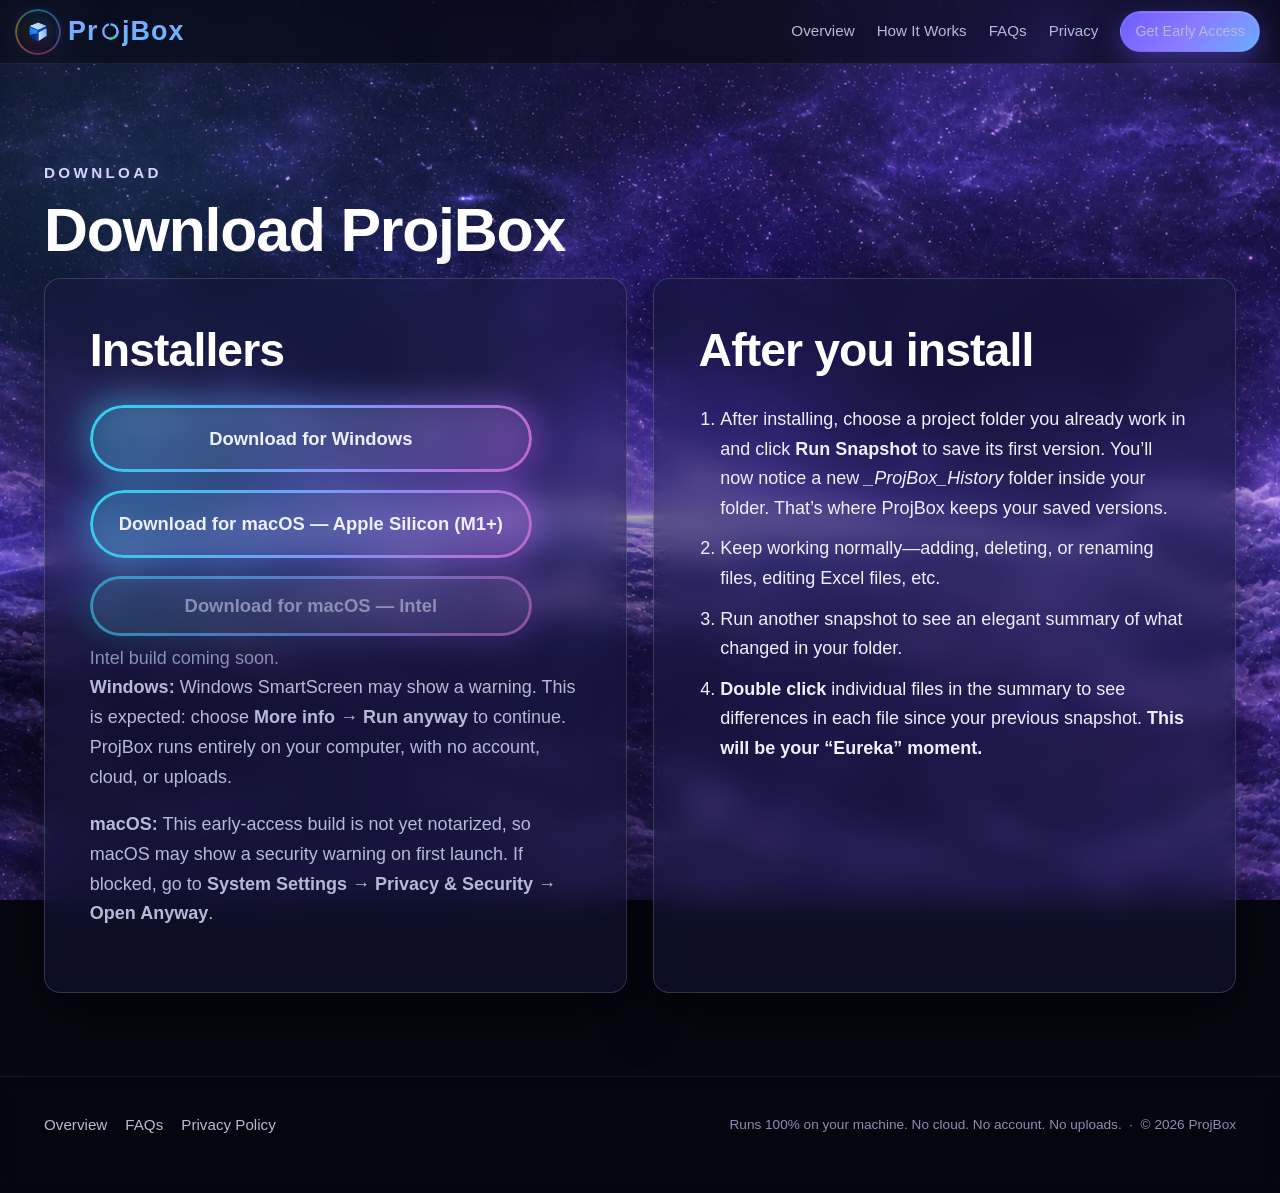
<file: download.html>
<!DOCTYPE html>
<html lang="en">
<head>
  <meta charset="UTF-8" />
  <!-- ProjBox Download page — Windows pilot v0.1.0 available via public
       GitHub Releases (megatherium1/projbox-downloads). macOS pending. -->
  <meta name="viewport" content="width=device-width, initial-scale=1" />
  <!-- noindex: discourage search engines from indexing this page until
       real builds are publicly available. This is not security. -->
  <meta name="robots" content="noindex, nofollow" />
  <title>Download — ProjBox</title>
  <meta name="description" content="Download the ProjBox Windows pilot build. macOS installer coming soon for approved early-access users." />
  <meta name="theme-color" content="#0c0e22" />

  <link rel="icon" type="image/png" href="assets/branding/favicon.png" />
  <link rel="apple-touch-icon" href="assets/branding/favicon.png" />

  <link rel="stylesheet" href="css/styles.css" />
</head>
<body>
  <a class="pb-skip" href="#main">Skip to content</a>

  <header class="pb-header" role="banner">
    <div class="pb-container pb-header__inner">
      <a class="pb-brand pb-brand--wordmark" href="/" aria-label="ProjBox home">
        <span class="pb-brand__mark-halo">
          <img class="pb-brand__mark" src="assets/branding/Logo.png" alt="" width="36" height="36" />
        </span>
        <span class="pb-wordmark pb-wordmark--sweep" role="img" aria-label="ProjBox">
          <span class="pb-wordmark__glyph">P</span>
          <span class="pb-wordmark__glyph">r</span>
          <span class="pb-wordmark__glyph pb-wordmark__o" aria-hidden="true">
            <svg xmlns="http://www.w3.org/2000/svg" viewBox="0 0 24 24" focusable="false">
              <defs>
                <linearGradient id="pbWmGrad" x1="0" y1="0" x2="1" y2="1">
                  <stop offset="0%" stop-color="#8aa1ff"/>
                  <stop offset="100%" stop-color="#5cc0ff"/>
                </linearGradient>
              </defs>
              <circle class="pb-wordmark__o-letter" cx="12" cy="12" r="7.5" fill="none" stroke="url(#pbWmGrad)"
                      stroke-width="2.4" stroke-linecap="butt"
                      stroke-dasharray="45.16 1.97" transform="rotate(-90 12 12)"/>
              <g class="pb-wordmark__o-chroma-spin">
                <circle class="pb-wordmark__o-chroma-follow pb-wordmark__o-chroma-follow--violet"
                        cx="12" cy="12" r="7.5" fill="none" stroke-width="2.4"
                        stroke-linecap="round" stroke-dasharray="2.8 44.32"/>
                <circle class="pb-wordmark__o-chroma-follow pb-wordmark__o-chroma-follow--blue"
                        cx="12" cy="12" r="7.5" fill="none" stroke-width="2.4"
                        stroke-linecap="butt" stroke-dasharray="2.8 44.32" stroke-dashoffset="-2.2"/>
                <circle class="pb-wordmark__o-chroma-follow pb-wordmark__o-chroma-follow--cyan"
                        cx="12" cy="12" r="7.5" fill="none" stroke-width="2.4"
                        stroke-linecap="butt" stroke-dasharray="2.8 44.32" stroke-dashoffset="-4.4"/>
                <circle class="pb-wordmark__o-chroma-follow pb-wordmark__o-chroma-follow--teal"
                        cx="12" cy="12" r="7.5" fill="none" stroke-width="2.4"
                        stroke-linecap="butt" stroke-dasharray="2.8 44.32" stroke-dashoffset="-6.6"/>
                <circle class="pb-wordmark__o-chroma-follow pb-wordmark__o-chroma-follow--green"
                        cx="12" cy="12" r="7.5" fill="none" stroke-width="2.4"
                        stroke-linecap="round" stroke-dasharray="2.8 44.32" stroke-dashoffset="-8.8"/>
              </g>
            </svg>
          </span>
          <span class="pb-wordmark__glyph">j</span>
          <span class="pb-wordmark__glyph">B</span>
          <span class="pb-wordmark__glyph">o</span>
          <span class="pb-wordmark__glyph">x</span>
        </span>
      </a>

      <button class="pb-nav-toggle" type="button"
              data-nav-toggle aria-controls="primary-nav" aria-expanded="false">
        <span class="pb-sr-only">Toggle navigation</span>
        <span aria-hidden="true">☰</span>
      </button>

      <nav class="pb-nav" id="primary-nav" data-nav aria-label="Primary">
        <a href="/">Overview</a>
        <a href="/how-it-works.html">How It Works</a>
        <a href="/faq.html">FAQs</a>
        <a href="/privacy.html">Privacy</a>
        <a class="pb-btn pb-btn--primary" href="/#access">Get Early Access</a>
      </nav>
    </div>
  </header>

  <main id="main" class="pb-download">
    <section class="pb-page-hero">
      <div class="pb-container">
        <span class="pb-eyebrow">Download</span>
        <h1>Download ProjBox</h1>
      </div>
    </section>

    <section class="pb-section pb-section--tight">
      <div class="pb-container">
        <div class="pb-download__grid">
          <div class="pb-card pb-prose pb-download__card">
            <h2>Installers</h2>

            <!--
              Installer URLs — public megatherium1/projbox-downloads repo only.

              Windows (live): stable asset name via latest release redirect.
              https://github.com/megatherium1/projbox-downloads/releases/latest/download/ProjBox-Windows-Setup.exe

              macOS Apple Silicon (live): early-access build.
              https://github.com/megatherium1/projbox-downloads/releases/latest/download/ProjBox-macOS-Apple-Silicon.dmg

              Intel (pending): https://github.com/megatherium1/projbox-downloads/releases/latest/download/ProjBox-macOS-Intel.dmg
            -->

            <div class="pb-download__buttons" role="group" aria-label="Available installers">
              <span class="pb-chromatic-ring-wrap">
                <a class="pb-btn pb-btn--ghost"
                   href="https://github.com/megatherium1/projbox-downloads/releases/latest/download/ProjBox-Windows-Setup.exe">
                  Download for Windows
                </a>
              </span>
              <span class="pb-chromatic-ring-wrap">
                <a class="pb-btn pb-btn--ghost"
                   href="https://github.com/megatherium1/projbox-downloads/releases/latest/download/ProjBox-macOS-Apple-Silicon.dmg">
                  Download for macOS — Apple Silicon (M1+)
                </a>
              </span>
              <span class="pb-chromatic-ring-wrap pb-chromatic-ring-wrap--muted">
                <button type="button" class="pb-btn pb-btn--ghost pb-btn--disabled"
                        aria-disabled="true" disabled>
                  Download for macOS — Intel
                </button>
              </span>
            </div>

            <p class="pb-download__intel-pending">Intel build coming soon.</p>

            <p class="pb-download__note">
              <b>Windows:</b> Windows SmartScreen may show a warning. This is expected: choose <b>More info → Run anyway</b> to continue. ProjBox runs entirely on your computer, with no account, cloud, or uploads.
            </p>

            <p class="pb-download__note">
              <b>macOS:</b> This early-access build is not yet notarized, so macOS may show a security warning on first launch. If blocked, go to <b>System Settings → Privacy &amp; Security → Open Anyway</b>.
            </p>

            <!-- <p style="margin-top: 24px;"> -->
              <!-- Thanks, your request was received.  -->
			
			<!-- You’ve been added to the ProjBox academic access list.  -->
			
			<!-- ProjBox is currently available primarily to select academic institutions and research groups. Professional teams and other interested users can email -->
              <!-- <a href="mailto:matt@projbox.com">matt@projbox.com</a> to request early access. -->
            <!-- </p> -->

            <!-- <p> -->
              <!-- Don't have an access code yet? Request access on the -->
              <!-- <a href="index.html#access">home page</a>. -->
            <!-- </p> -->

            <!-- <p style="margin-top: 28px;"> -->
              <!-- <a class="pb-btn pb-btn--ghost" href="index.html">← Back to home</a> -->
            <!-- </p> -->
          </div>

          <div class="pb-card pb-prose pb-download__card">
            <h2>After you install</h2>
            <ol>
              <li>
                After installing, choose a project folder you already work in and click
                <b>Run Snapshot</b> to save its first version. You’ll now notice a new <i>_ProjBox_History</i> folder inside your folder. That’s where ProjBox keeps your saved versions.
              </li>
              <li>
                Keep working normally—adding, deleting, or renaming files, editing Excel files, etc.
              </li>
              <li>
                Run another snapshot to see an elegant summary of what changed in your folder.
              </li>
              <li>
                <b>Double click</b> individual files in the summary to see
                differences in each file since your previous snapshot. 
                <b>This will be your “Eureka” moment.</b>
              </li>
            </ol>
          </div>
        </div>
      </div>
    </section>
  </main>

  <footer class="pb-footer" role="contentinfo">
    <div class="pb-container pb-footer__inner">
      <div class="pb-footer__links">
        <a href="/">Overview</a>
        <a href="/faq.html">FAQs</a>
        <a href="/privacy.html">Privacy Policy</a>
      </div>
      <p class="pb-footer__trust">
        Runs 100% on your machine. No cloud. No account. No uploads.
        &nbsp;·&nbsp; © <span data-year>2026</span> ProjBox
      </p>
    </div>
  </footer>

  <script src="js/main.js" defer></script>
  <!-- Cloudflare Web Analytics --><script defer src='https://static.cloudflareinsights.com/beacon.min.js' data-cf-beacon='{"token": "ab65d819038c453aaa1844204bf7db8d"}'></script><!-- End Cloudflare Web Analytics -->
</body>
</html>
</file>
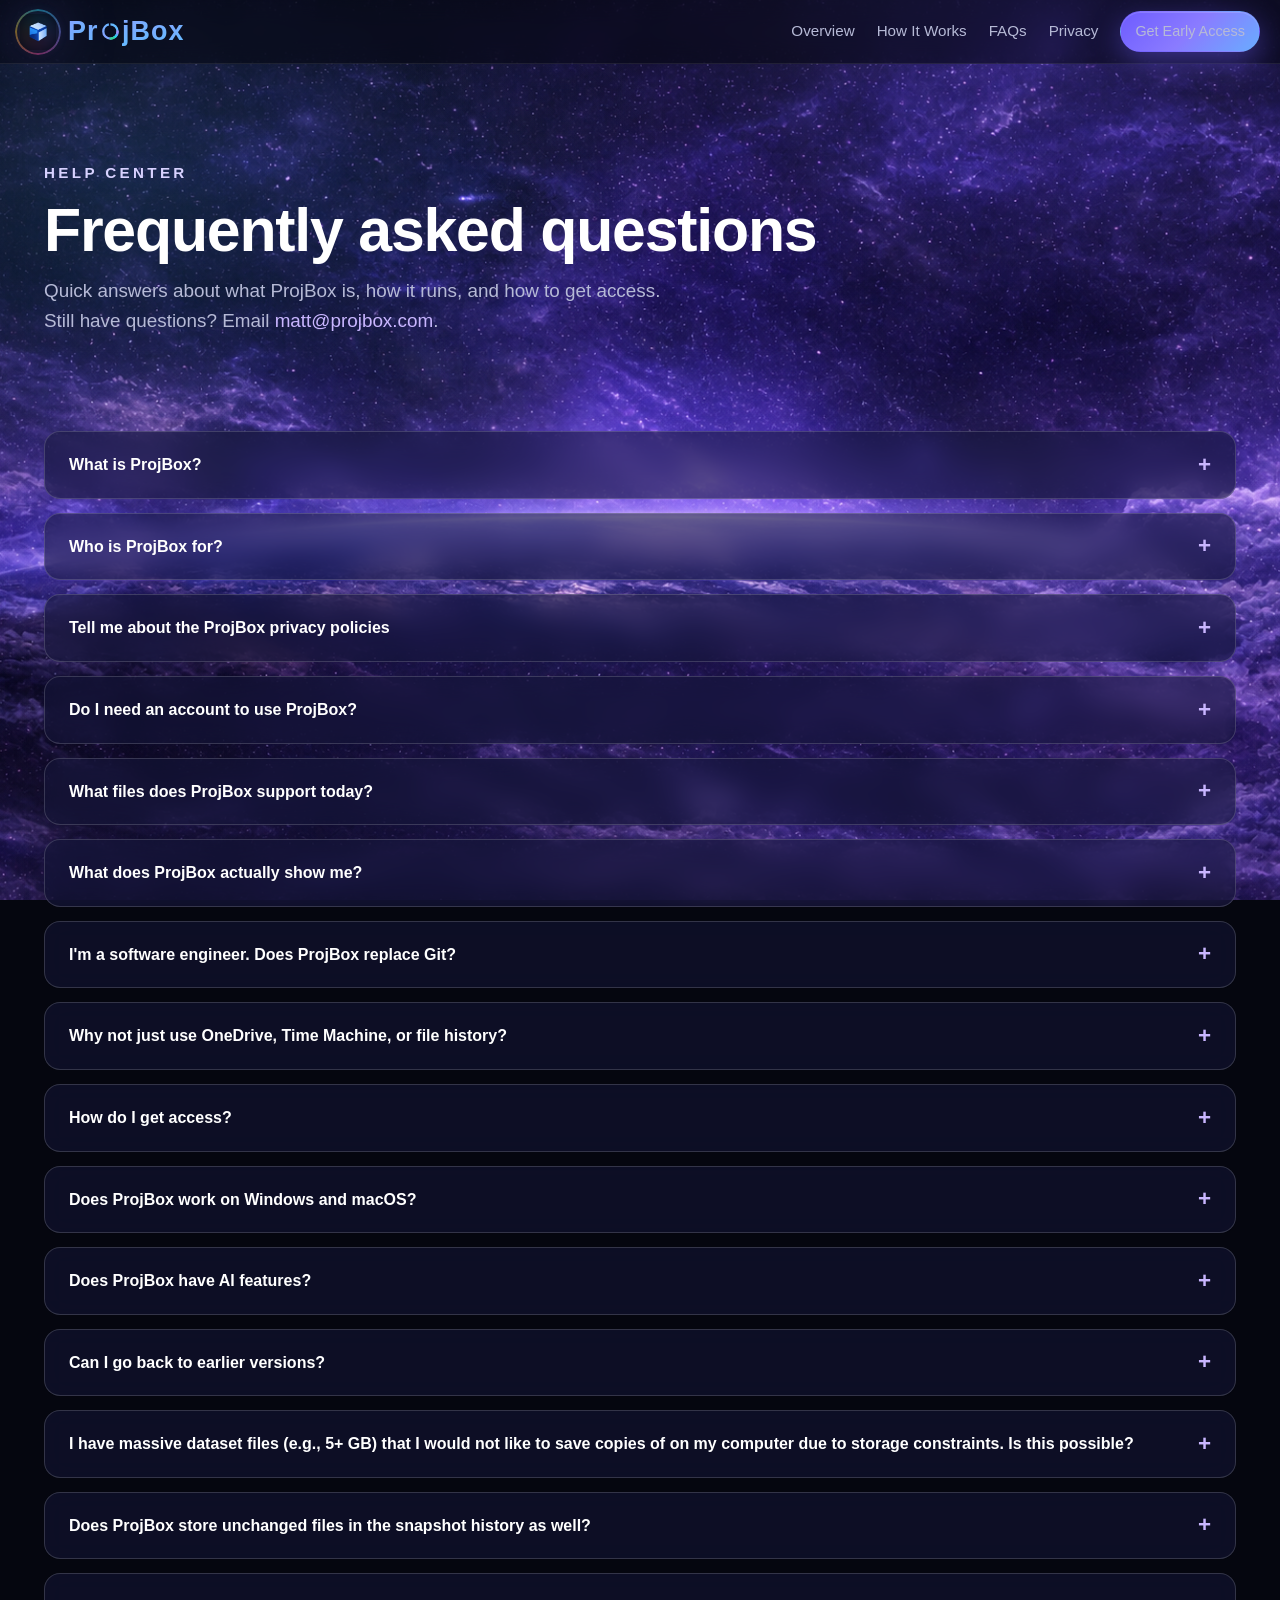
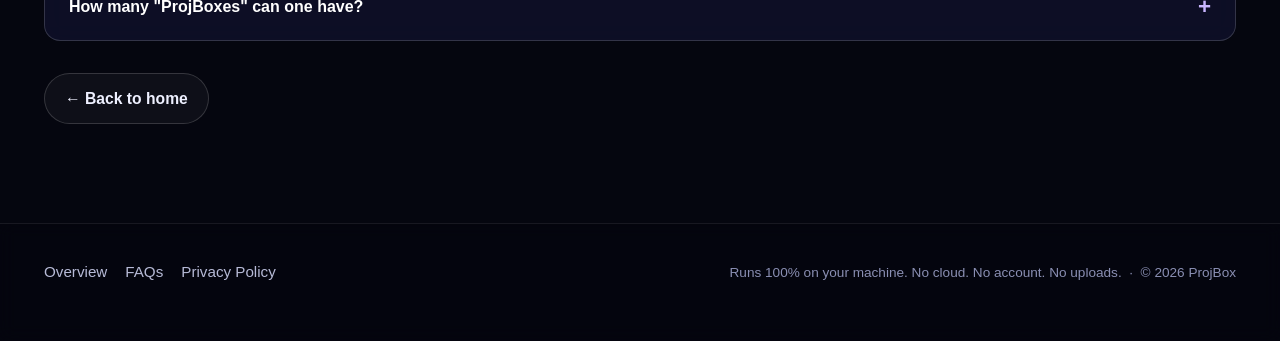
<file: faq.html>
<!DOCTYPE html>
<html lang="en">
<head>
  <meta charset="UTF-8" />
  <!-- ProjBox FAQ page — copy sourced from docs/faq_source.md -->
  <meta name="viewport" content="width=device-width, initial-scale=1" />
  <title>FAQs — ProjBox</title>
  <meta name="description" content="Frequently asked questions about ProjBox: a local desktop app that turns file changes into project history." />
  <meta name="theme-color" content="#0c0e22" />

  <link rel="icon" type="image/png" href="assets/branding/favicon.png" />
  <link rel="apple-touch-icon" href="assets/branding/favicon.png" />

  <meta property="og:type"        content="website" />
  <meta property="og:title"       content="ProjBox — FAQs" />
  <meta property="og:description" content="Frequently asked questions about ProjBox." />
  <meta property="og:image"       content="assets/og/og-image.png" />
  <meta property="og:url"         content="https://projbox.com/faq.html" />

  <link rel="stylesheet" href="css/styles.css" />
</head>
<body>
  <a class="pb-skip" href="#main">Skip to content</a>

  <!-- Shared header -->
  <header class="pb-header" role="banner">
    <div class="pb-container pb-header__inner">
      <a class="pb-brand pb-brand--wordmark" href="/" aria-label="ProjBox home">
        <span class="pb-brand__mark-halo">
          <img class="pb-brand__mark" src="assets/branding/Logo.png" alt="" width="36" height="36" />
        </span>
        <span class="pb-wordmark pb-wordmark--sweep" role="img" aria-label="ProjBox">
          <span class="pb-wordmark__glyph">P</span>
          <span class="pb-wordmark__glyph">r</span>
          <span class="pb-wordmark__glyph pb-wordmark__o" aria-hidden="true">
            <svg xmlns="http://www.w3.org/2000/svg" viewBox="0 0 24 24" focusable="false">
              <defs>
                <linearGradient id="pbWmGrad" x1="0" y1="0" x2="1" y2="1">
                  <stop offset="0%" stop-color="#8aa1ff"/>
                  <stop offset="100%" stop-color="#5cc0ff"/>
                </linearGradient>
              </defs>
              <circle class="pb-wordmark__o-letter" cx="12" cy="12" r="7.5" fill="none" stroke="url(#pbWmGrad)"
                      stroke-width="2.4" stroke-linecap="butt"
                      stroke-dasharray="45.16 1.97" transform="rotate(-90 12 12)"/>
              <g class="pb-wordmark__o-chroma-spin">
                <circle class="pb-wordmark__o-chroma-follow pb-wordmark__o-chroma-follow--violet"
                        cx="12" cy="12" r="7.5" fill="none" stroke-width="2.4"
                        stroke-linecap="round" stroke-dasharray="2.8 44.32"/>
                <circle class="pb-wordmark__o-chroma-follow pb-wordmark__o-chroma-follow--blue"
                        cx="12" cy="12" r="7.5" fill="none" stroke-width="2.4"
                        stroke-linecap="butt" stroke-dasharray="2.8 44.32" stroke-dashoffset="-2.2"/>
                <circle class="pb-wordmark__o-chroma-follow pb-wordmark__o-chroma-follow--cyan"
                        cx="12" cy="12" r="7.5" fill="none" stroke-width="2.4"
                        stroke-linecap="butt" stroke-dasharray="2.8 44.32" stroke-dashoffset="-4.4"/>
                <circle class="pb-wordmark__o-chroma-follow pb-wordmark__o-chroma-follow--teal"
                        cx="12" cy="12" r="7.5" fill="none" stroke-width="2.4"
                        stroke-linecap="butt" stroke-dasharray="2.8 44.32" stroke-dashoffset="-6.6"/>
                <circle class="pb-wordmark__o-chroma-follow pb-wordmark__o-chroma-follow--green"
                        cx="12" cy="12" r="7.5" fill="none" stroke-width="2.4"
                        stroke-linecap="round" stroke-dasharray="2.8 44.32" stroke-dashoffset="-8.8"/>
              </g>
            </svg>
          </span>
          <span class="pb-wordmark__glyph">j</span>
          <span class="pb-wordmark__glyph">B</span>
          <span class="pb-wordmark__glyph">o</span>
          <span class="pb-wordmark__glyph">x</span>
        </span>
      </a>

      <button class="pb-nav-toggle" type="button"
              data-nav-toggle aria-controls="primary-nav" aria-expanded="false">
        <span class="pb-sr-only">Toggle navigation</span>
        <span aria-hidden="true">☰</span>
      </button>

      <nav class="pb-nav" id="primary-nav" data-nav aria-label="Primary">
        <a href="/">Overview</a>
        <a href="/how-it-works.html">How It Works</a>
        <a href="/faq.html" aria-current="page">FAQs</a>
        <a href="/privacy.html">Privacy</a>
        <a class="pb-btn pb-btn--primary" href="/#access">Get Early Access</a>
      </nav>
    </div>
  </header>

  <main id="main">
    <section class="pb-page-hero">
      <div class="pb-container">
        <span class="pb-eyebrow">Help center</span>
        <h1>Frequently asked questions</h1>
        <p class="pb-lede">
          Quick answers about what ProjBox is, how it runs, and how to get
          access. Still have questions? Email
          <a href="mailto:matt@projbox.com">matt@projbox.com</a>.
        </p>
      </div>
    </section>

    <section class="pb-section pb-section--tight">
      <div class="pb-container">
        <!--
          FAQ items below are derived from docs/faq_source.md.
          Kept conversational on purpose — this is not a legal page.
          Each <details> block is independently expandable.
        -->
        <div class="pb-faqlist">

          <details>
            <summary>What is ProjBox?</summary>
            <div class="pb-faq__body">
              <p>ProjBox is a local desktop app that tracks how a project folder changes
              over time. It helps you see what changed, inspect diffs, and ask questions
              about your project history. 
			  
			  In simpler terms, ProjBox aims to be the first truly accessible version-control system built for ordinary project folders, datasets, and the people who work with them, no programming knowledge required. </p>
            </div>
          </details>

          <details>
            <summary>Who is ProjBox for?</summary>
            <div class="pb-faq__body">
              <p>ProjBox is especially useful for people who work with changing CSVs,
              notes, configs, and similar project files, including:</p>
              <ul>
                <li>professors and engineering / research teams</li>
                <li>lab users</li>
                <li>financial analysts</li>
                <li>accountants</li>
				<!-- <li>software engineers who seek version control in your .gitignore files or who want their codebases online</li>-->
                <!--<li>anyone who wants version control without having to put your files online</li>-->
				</ul>
                <p>anyone who finds themselves saving copies of files/project folders and later has to figure out what changed. You can use ProjBox to track your CV even.</p>
              
            </div>
          </details>

          <details>
            <summary>Tell me about the ProjBox privacy policies</summary>
            <div class="pb-faq__body">
              <p>ProjBox is entirely local. The website itself may use standard web services for forms, analytics, or video embeds, but the ProjBox app is entirely on your machine</p>
			  <p>For transparency, I welcome you to verify this yourself by monitoring network activity while ProjBox runs. On Windows, you can use Resource Monitor or Windows Defender Firewall; on macOS, you can use Activity Monitor or a network monitor such as Little Snitch. 
			  <p>My driving credo behind ProjBox was that your project files stay on your machine. No cloud. No uploads. Everything 100% on your machine.</p>

            </div>
          </details>

          <details>
            <summary>Do I need an account to use ProjBox?</summary>
            <div class="pb-faq__body">
              <p>No Account. No Cloud. No Uploads. An e-mail address is requested solely to distribute the software and updates. </p>
            </div>
          </details>

          <details>
            <summary>What files does ProjBox support today?</summary>
            <div class="pb-faq__body">
              <p>The core functionality of ProjBox supports any and all file types. The Diff Viewer currently supports:</p>
              <ul>
                <li>Excel (.xlsx) files</li>
                <li>CSV (.csv) files</li>
                <li>Text (.txt) files</li>
                <li>Markdown (.md)</li>
                <li>YAML / YML</li>
                <li>.py / .cpp / .c / .h files</li>
                <li>HTML files</li>
              </ul>
              <p>Support for more file types will be expanding over time, with .docx and .pdf next on the horizon.</p>
            </div>
          </details>

          <details>
            <summary>What does ProjBox actually show me?</summary>
            <div class="pb-faq__body">
              <p>ProjBox is meant to help you:</p>
              <ul>
                <li>see snapshot-level summaries</li>
                <li>inspect exact diffs in your project files</li>
                <li>preserve earlier project states</li>
                <li>ask questions about recent project history</li>
              </ul>
            </div>
          </details>

          <details>
            <summary>I'm a software engineer. Does ProjBox replace Git?</summary>
            <div class="pb-faq__body">
              <p>No. Git is excellent for code. ProjBox is for project files that are harder to understand in Git, like Excel, CSVs, notes, configs, and local working folders. It gives you readable snapshot summaries and intelligent diffs without forcing a developer workflow.

If your project is only code, you may not need ProjBox. If your project mixes code with data files, notes, and local working files, ProjBox works well alongside Git. Just add _ProjBox_History/ to your .gitignore so ProjBox snapshots stay local.
			  </p>
            </div>
          </details>
		  
		  <details>
            <summary>Why not just use OneDrive, Time Machine, or file history?</summary>
            <div class="pb-faq__body">
              <p>You certainly can, if all you need is an old copy somewhere with no surrounding context. But these tools are not for understanding what changed inside a messy CSV, note, config, or project folder.

ProjBox is designed for understanding changes, not just recovering files (even though it does that too). You choose when to run a snapshot, and ProjBox turns that moment into readable project history. It represents your state of mind at that point in time.
			  </p>
            </div>
          </details>

          <!-- <details> -->
            <!-- <summary>Is ProjBox free?</summary> -->
            <!-- <div class="pb-faq__body"> -->
              <!-- <p>Yes</p> -->
            <!-- </div> -->
          <!-- </details> -->

          <details>
            <summary>How do I get access?</summary>
            <div class="pb-faq__body">
              <p>If you received an access code, enter it on the
              <a href="/#access">access form</a>. If you did not, request access
              from the same form and we will review your request.</p>
            </div>
          </details>

          <details>
            <summary>Does ProjBox work on Windows and macOS?</summary>
            <div class="pb-faq__body">
              <p>That is the current target.</p>
            </div>
          </details>

          <details>
            <summary>Does ProjBox have AI features?</summary>
            <div class="pb-faq__body">
              <p>Yes, ProjBox can help you ask questions about your project history
              locally. The deterministic snapshot and diff layer comes first; the AI
              layer is there to make the history more queryable and usable. Please note that you will need to download Ollama at https://ollama.com/ to access chat features.
			  Ollama allows you to download AI models on your local device so nothing leaves your device.</p>
            </div>
          </details>

          <details>
            <summary>Can I go back to earlier versions?</summary>
            <div class="pb-faq__body">
              <p>Each snapshot is intended to preserve a point-in-time project state so
              you can inspect how work evolved over time.</p>
            </div>
          </details>
		  
		  <details>
            <summary>I have massive dataset files (e.g., 5+ GB) that I would not like to save copies of on my computer due to storage constraints. Is this possible?</summary>
            <div class="pb-faq__body">
              <p>This feature is coming soon where you can specify certain files to not save full copies or only copy the schema of the file so that one need not store the entire dataset.</p>
            </div>
          </details>
		  <details>
            <summary>Does ProjBox store unchanged files in the snapshot history as well?</summary>
            <div class="pb-faq__body">
              <p>Yes, ProjBox stores unchanged files in the _ProjBox_History/ folder as well to be comprehensive. A toggle will be added soon to make this optional.</p>
            </div>
          </details>
		  
		  <details>
            <summary>How many "ProjBoxes" can one have?</summary>
            <div class="pb-faq__body">
              <p>Unlimited.</p>
            </div>
          </details>

        </div>

        <p style="margin-top: 32px;">
          <a class="pb-btn pb-btn--ghost" href="/">← Back to home</a>
        </p>
      </div>
    </section>
  </main>

  <footer class="pb-footer" role="contentinfo">
    <div class="pb-container pb-footer__inner">
      <div class="pb-footer__links">
        <a href="/">Overview</a>
        <a href="/faq.html">FAQs</a>
        <a href="/privacy.html">Privacy Policy</a>
      </div>
      <p class="pb-footer__trust">
        Runs 100% on your machine. No cloud. No account. No uploads.
        &nbsp;·&nbsp; © <span data-year>2026</span> ProjBox
      </p>
    </div>
  </footer>

  <script src="js/main.js" defer></script>
  <!-- Cloudflare Web Analytics --><script defer src='https://static.cloudflareinsights.com/beacon.min.js' data-cf-beacon='{"token": "ab65d819038c453aaa1844204bf7db8d"}'></script><!-- End Cloudflare Web Analytics -->
</body>
</html>
</file>
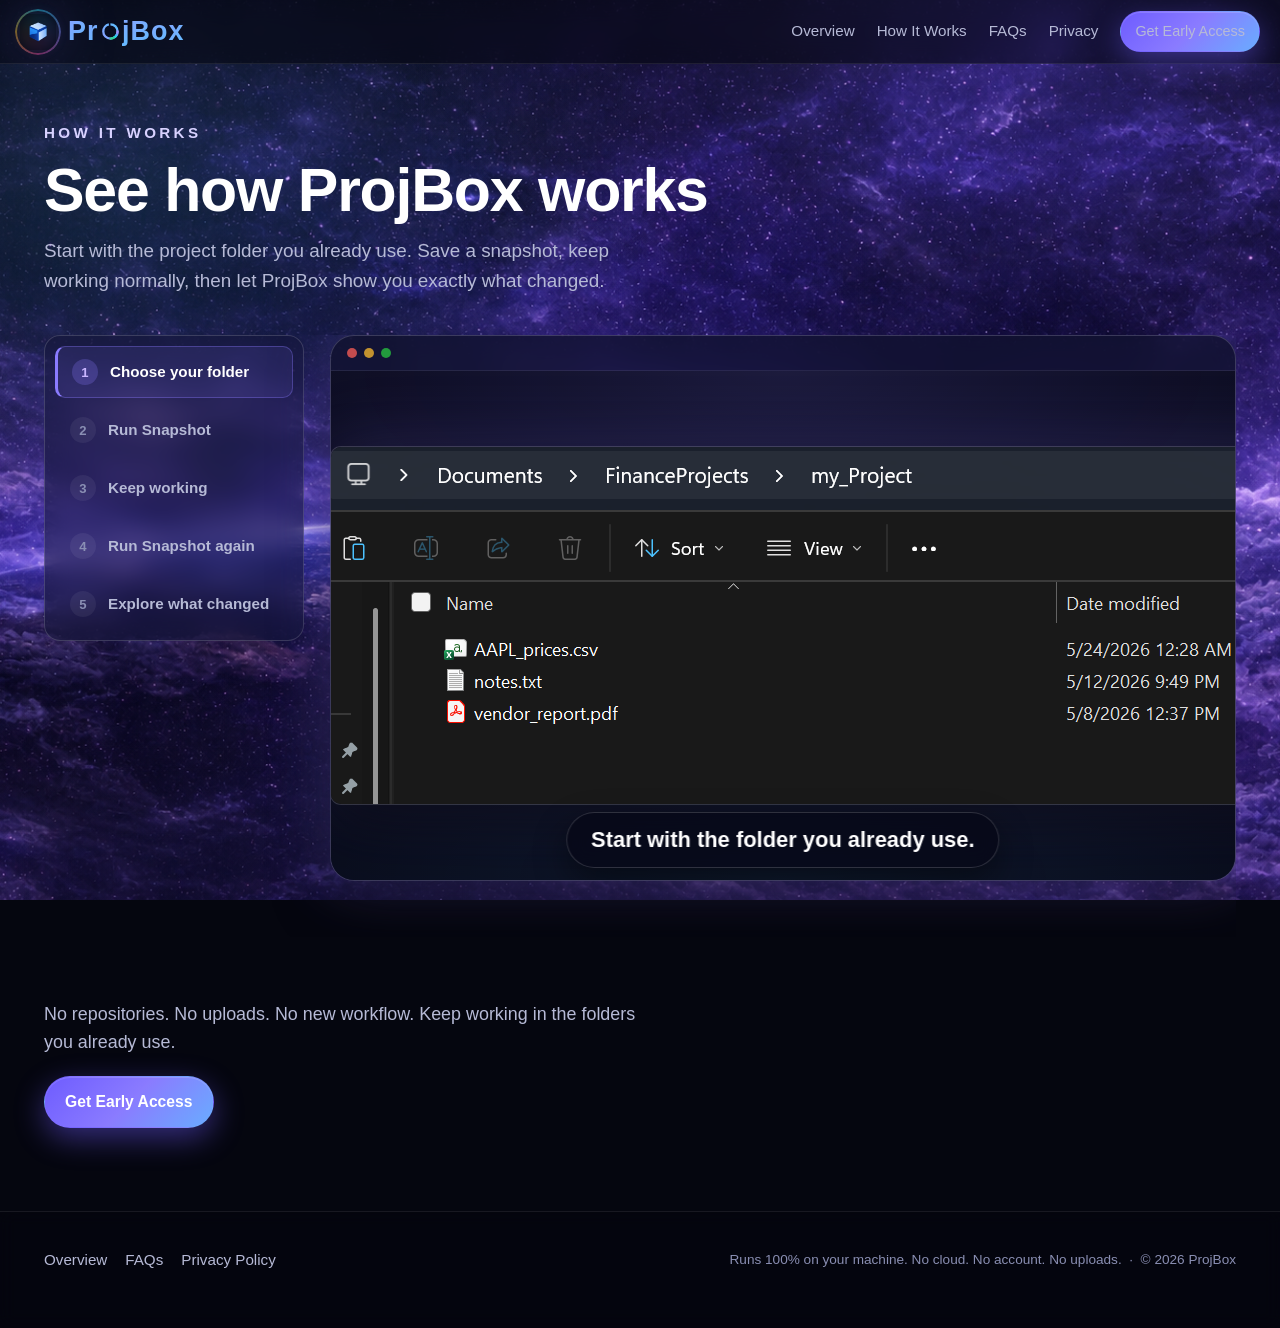
<file: how-it-works.html>
<!DOCTYPE html>
<html lang="en">
<head>
  <meta charset="UTF-8" />
  <!-- ProjBox How It Works page — storyboard shell for interactive walkthrough -->
  <meta name="viewport" content="width=device-width, initial-scale=1" />
  <title>How It Works — ProjBox</title>
  <meta name="description" content="See how ProjBox works: save a snapshot of your project folder, keep working normally, and explore exactly what changed over time." />
  <meta name="theme-color" content="#0c0e22" />

  <link rel="icon" type="image/png" href="assets/branding/favicon.png" />
  <link rel="apple-touch-icon" href="assets/branding/favicon.png" />

  <meta property="og:type"        content="website" />
  <meta property="og:title"       content="ProjBox — How It Works" />
  <meta property="og:description" content="See how ProjBox turns your project folder into clear, understandable history." />
  <meta property="og:image"       content="assets/og/og-image.png" />
  <meta property="og:url"         content="https://projbox.com/how-it-works.html" />

  <link rel="stylesheet" href="css/styles.css" />
</head>
<body>
  <a class="pb-skip" href="#main">Skip to content</a>

  <header class="pb-header" role="banner">
    <div class="pb-container pb-header__inner">
      <a class="pb-brand pb-brand--wordmark" href="/" aria-label="ProjBox home">
        <span class="pb-brand__mark-halo">
          <img class="pb-brand__mark" src="assets/branding/Logo.png" alt="" width="36" height="36" />
        </span>
        <span class="pb-wordmark pb-wordmark--sweep" role="img" aria-label="ProjBox">
          <span class="pb-wordmark__glyph">P</span>
          <span class="pb-wordmark__glyph">r</span>
          <span class="pb-wordmark__glyph pb-wordmark__o" aria-hidden="true">
            <svg xmlns="http://www.w3.org/2000/svg" viewBox="0 0 24 24" focusable="false">
              <defs>
                <linearGradient id="pbWmGrad" x1="0" y1="0" x2="1" y2="1">
                  <stop offset="0%" stop-color="#8aa1ff"/>
                  <stop offset="100%" stop-color="#5cc0ff"/>
                </linearGradient>
              </defs>
              <circle class="pb-wordmark__o-letter" cx="12" cy="12" r="7.5" fill="none" stroke="url(#pbWmGrad)"
                      stroke-width="2.4" stroke-linecap="butt"
                      stroke-dasharray="45.16 1.97" transform="rotate(-90 12 12)"/>
              <g class="pb-wordmark__o-chroma-spin">
                <circle class="pb-wordmark__o-chroma-follow pb-wordmark__o-chroma-follow--violet"
                        cx="12" cy="12" r="7.5" fill="none" stroke-width="2.4"
                        stroke-linecap="round" stroke-dasharray="2.8 44.32"/>
                <circle class="pb-wordmark__o-chroma-follow pb-wordmark__o-chroma-follow--blue"
                        cx="12" cy="12" r="7.5" fill="none" stroke-width="2.4"
                        stroke-linecap="butt" stroke-dasharray="2.8 44.32" stroke-dashoffset="-2.2"/>
                <circle class="pb-wordmark__o-chroma-follow pb-wordmark__o-chroma-follow--cyan"
                        cx="12" cy="12" r="7.5" fill="none" stroke-width="2.4"
                        stroke-linecap="butt" stroke-dasharray="2.8 44.32" stroke-dashoffset="-4.4"/>
                <circle class="pb-wordmark__o-chroma-follow pb-wordmark__o-chroma-follow--teal"
                        cx="12" cy="12" r="7.5" fill="none" stroke-width="2.4"
                        stroke-linecap="butt" stroke-dasharray="2.8 44.32" stroke-dashoffset="-6.6"/>
                <circle class="pb-wordmark__o-chroma-follow pb-wordmark__o-chroma-follow--green"
                        cx="12" cy="12" r="7.5" fill="none" stroke-width="2.4"
                        stroke-linecap="round" stroke-dasharray="2.8 44.32" stroke-dashoffset="-8.8"/>
              </g>
            </svg>
          </span>
          <span class="pb-wordmark__glyph">j</span>
          <span class="pb-wordmark__glyph">B</span>
          <span class="pb-wordmark__glyph">o</span>
          <span class="pb-wordmark__glyph">x</span>
        </span>
      </a>

      <button class="pb-nav-toggle" type="button"
              data-nav-toggle aria-controls="primary-nav" aria-expanded="false">
        <span class="pb-sr-only">Toggle navigation</span>
        <span aria-hidden="true">☰</span>
      </button>

      <nav class="pb-nav" id="primary-nav" data-nav aria-label="Primary">
        <a href="/">Overview</a>
        <a href="/how-it-works.html" aria-current="page">How It Works</a>
        <a href="/faq.html">FAQs</a>
        <a href="/privacy.html">Privacy</a>
        <a class="pb-btn pb-btn--primary" href="/#access">Get Early Access</a>
      </nav>
    </div>
  </header>

  <main id="main" class="pb-howitworks">
    <section class="pb-page-hero pb-page-hero--compact pb-fade-in">
      <div class="pb-container">
        <span class="pb-eyebrow">HOW IT WORKS</span>
        <h1>See how ProjBox works</h1>
        <p class="pb-lede">
          Start with the project folder you already use. Save a snapshot, keep working normally,
          then let ProjBox show you exactly what changed.
        </p>
      </div>
    </section>

    <section class="pb-section pb-section--tight pb-howitworks__stage-section">
      <div class="pb-container">
        <div class="pb-storyboard pb-fade-in" data-storyboard role="region" aria-label="ProjBox interactive walkthrough">
          <div class="pb-storyboard__mobile-bar">
            <button type="button" class="pb-storyboard__nav-btn" data-storyboard-prev disabled aria-label="Previous step">
              <svg width="16" height="16" viewBox="0 0 24 24" aria-hidden="true" focusable="false">
                <path fill="currentColor" d="M15.41 7.41 14 6l-6 6 6 6 1.41-1.41L10.83 12z"/>
              </svg>
            </button>
            <p class="pb-storyboard__mobile-step">
              <span data-storyboard-step-current>1</span> of <span data-storyboard-step-total>5</span>
              · <span data-storyboard-step-label>Choose your folder</span>
            </p>
            <button type="button" class="pb-storyboard__nav-btn" data-storyboard-next disabled aria-label="Next step">
              <svg width="16" height="16" viewBox="0 0 24 24" aria-hidden="true" focusable="false">
                <path fill="currentColor" d="M8.59 16.59 13.17 12 8.59 7.41 10 6l6 6-6 6z"/>
              </svg>
            </button>
          </div>

          <div class="pb-storyboard__layout">
            <nav class="pb-storyboard__rail" aria-label="Walkthrough steps">
              <ol class="pb-storyboard__steps">
                <li>
                  <button type="button" class="pb-storyboard__step is-active" data-step="1" disabled aria-current="step">
                    <span class="pb-storyboard__step-num" aria-hidden="true">1</span>
                    <span class="pb-storyboard__step-label">Choose your folder</span>
                  </button>
                </li>
                <li>
                  <button type="button" class="pb-storyboard__step" data-step="2" disabled>
                    <span class="pb-storyboard__step-num" aria-hidden="true">2</span>
                    <span class="pb-storyboard__step-label">Run Snapshot</span>
                  </button>
                </li>
                <li>
                  <button type="button" class="pb-storyboard__step" data-step="3" disabled>
                    <span class="pb-storyboard__step-num" aria-hidden="true">3</span>
                    <span class="pb-storyboard__step-label">Keep working</span>
                  </button>
                </li>
                <li>
                  <button type="button" class="pb-storyboard__step" data-step="4" disabled>
                    <span class="pb-storyboard__step-num" aria-hidden="true">4</span>
                    <span class="pb-storyboard__step-label">Run Snapshot again</span>
                  </button>
                </li>
                <li>
                  <button type="button" class="pb-storyboard__step" data-step="5" disabled>
                    <span class="pb-storyboard__step-num" aria-hidden="true">5</span>
                    <span class="pb-storyboard__step-label">Explore what changed</span>
                  </button>
                </li>
              </ol>
            </nav>

            <div class="pb-storyboard__stage">
              <div class="pb-storyboard__window">
                <div class="pb-storyboard__titlebar" aria-hidden="true">
                  <span class="pb-storyboard__dot pb-storyboard__dot--red"></span>
                  <span class="pb-storyboard__dot pb-storyboard__dot--yellow"></span>
                  <span class="pb-storyboard__dot pb-storyboard__dot--green"></span>
                </div>
                <div class="pb-storyboard__viewport" data-storyboard-viewport>
                  <p class="pb-storyboard__loading" data-storyboard-loading>Loading walkthrough…</p>
                  <p class="pb-storyboard__caption" data-storyboard-caption></p>
                  <p class="pb-storyboard__status" data-storyboard-status></p>
                  <noscript>
                    <div class="pb-storyboard__nojs">
                      <img src="storyboard_assets/7.png" width="1254" height="1254"
                           alt="ProjBox Snapshot Summary for snapshot two: two modified files, one renamed file, and detected changes in AAPL_prices.csv including Close and Volume multiplied by 0.25, a Market_Cap outlier, and one added column." />
                    </div>
                  </noscript>
                </div>
              </div>

              <div class="pb-storyboard__toolbar">
                <button type="button" class="pb-storyboard__replay" data-storyboard-replay hidden>
                  <svg viewBox="0 0 24 24" aria-hidden="true" focusable="false">
                    <path fill="currentColor" d="M12 5V1L7 6l5 5V7a5 5 0 1 1-5 5H5a7 7 0 1 0 7-7z"/>
                  </svg>
                  Replay
                </button>
              </div>
            </div>
          </div>

          <p class="pb-storyboard__a11y pb-sr-only" data-storyboard-live aria-live="polite"></p>
        </div>
      </div>
    </section>

    <section class="pb-section pb-section--tight">
      <div class="pb-container pb-howitworks__closing pb-fade-in">
        <p class="pb-howitworks__closing-text">
          No repositories. No uploads. No new workflow. Keep working in the folders you already use.
        </p>
        <a class="pb-btn pb-btn--primary" href="/#access">Get Early Access</a>
      </div>
    </section>
  </main>

  <footer class="pb-footer" role="contentinfo">
    <div class="pb-container pb-footer__inner">
      <div class="pb-footer__links">
        <a href="/">Overview</a>
        <a href="/faq.html">FAQs</a>
        <a href="/privacy.html">Privacy Policy</a>
      </div>
      <p class="pb-footer__trust">
        Runs 100% on your machine. No cloud. No account. No uploads.
        &nbsp;·&nbsp; © <span data-year>2026</span> ProjBox
      </p>
    </div>
  </footer>

  <script src="js/main.js" defer></script>
  <script src="js/storyboard.js" defer></script>
  <!-- Cloudflare Web Analytics --><script defer src='https://static.cloudflareinsights.com/beacon.min.js' data-cf-beacon='{"token": "ab65d819038c453aaa1844204bf7db8d"}'></script><!-- End Cloudflare Web Analytics -->
</body>
</html>
</file>
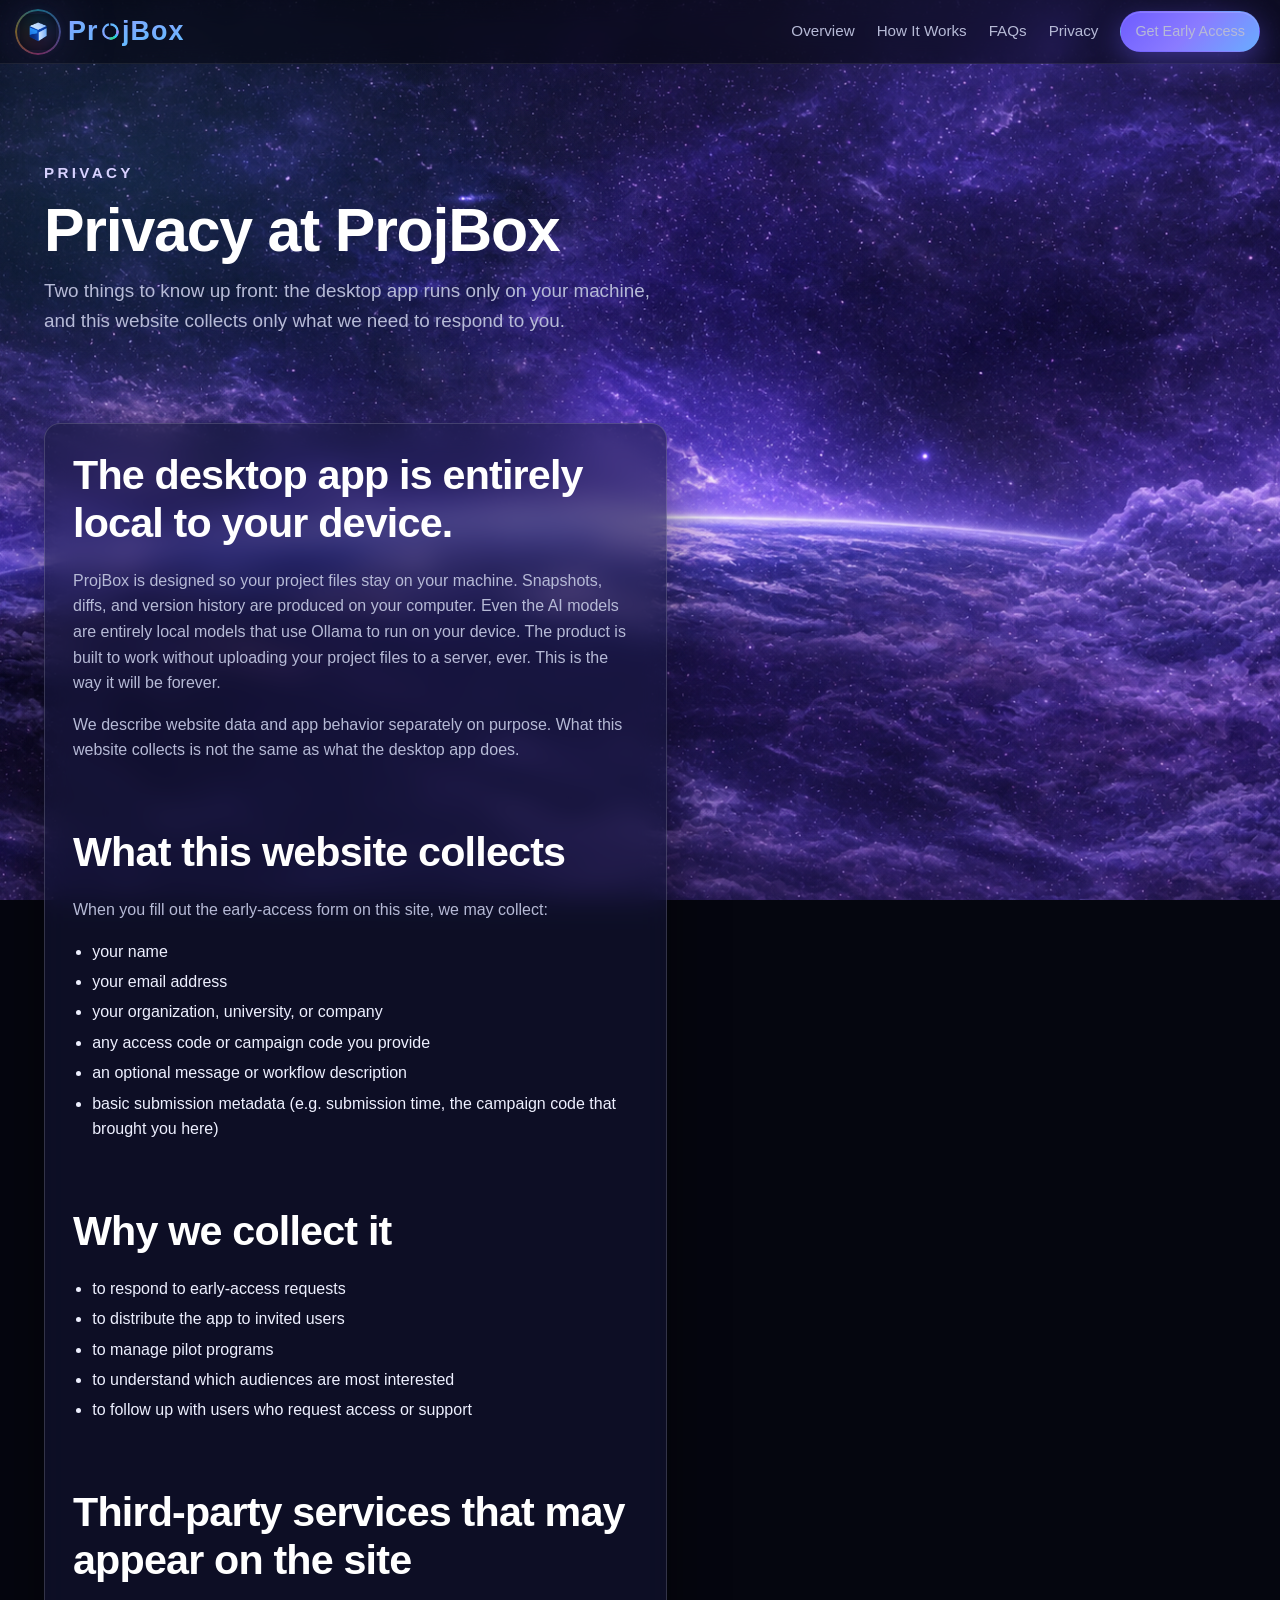
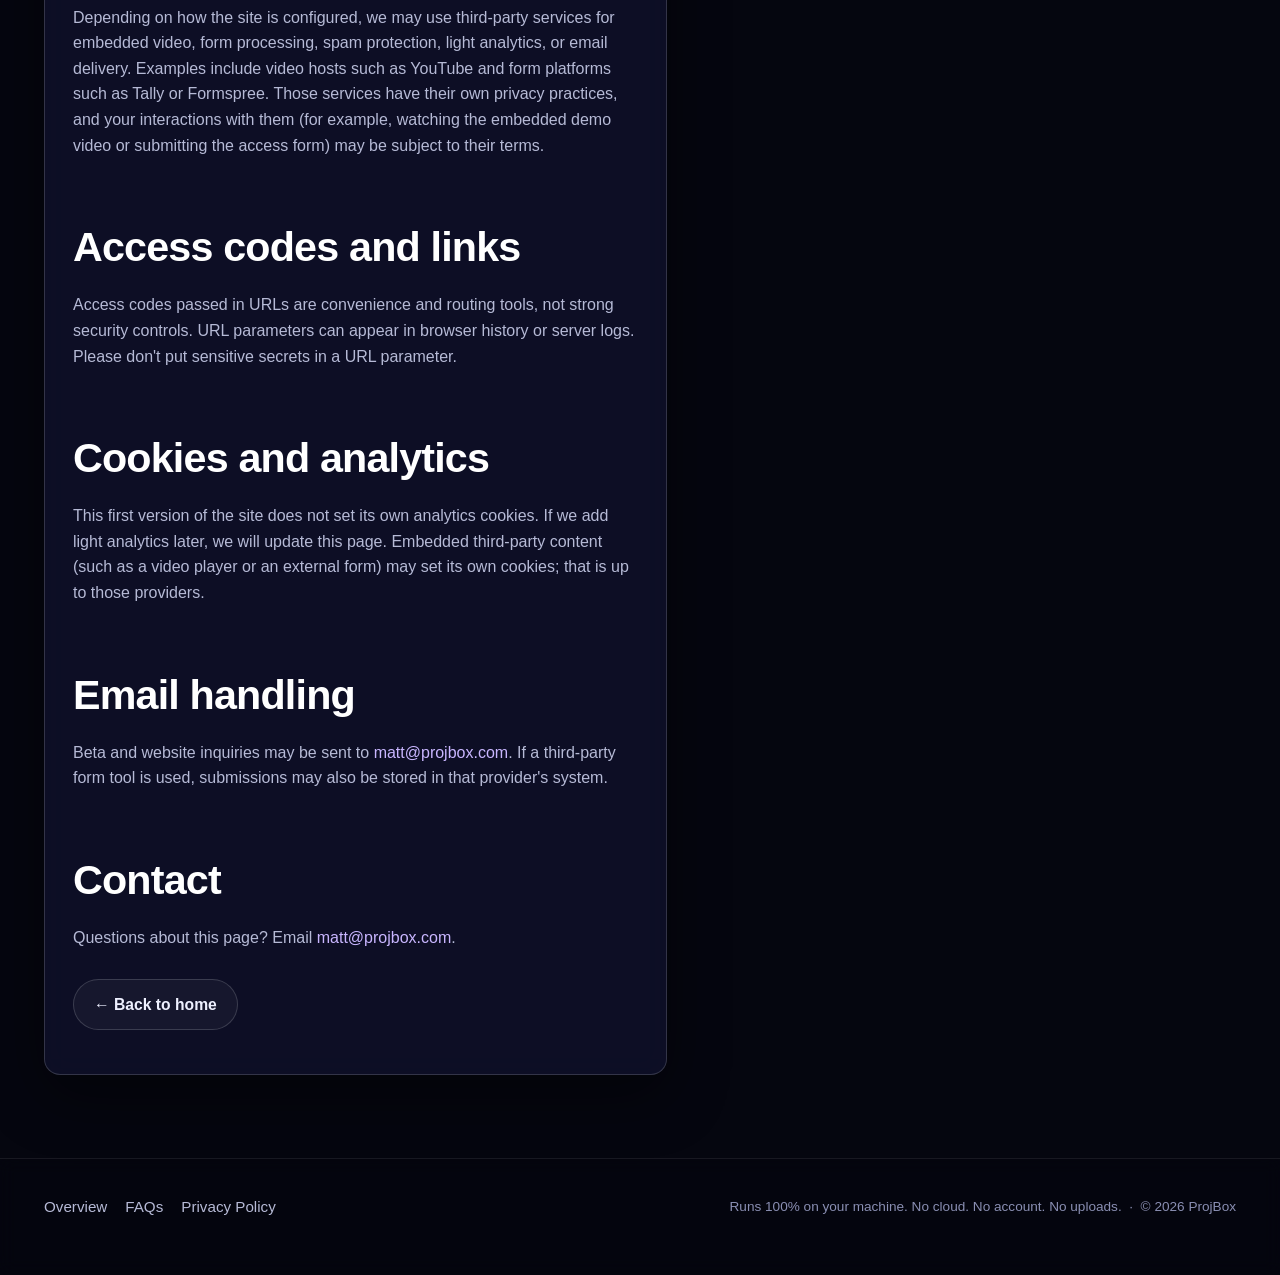
<file: privacy.html>
<!DOCTYPE html>
<html lang="en">
<head>
  <meta charset="UTF-8" />
  <!-- ProjBox Privacy page — drafted from docs/privacy_notes.md.
       Honest, short, and clearly separates website data collection
       from desktop app behavior. -->
  <meta name="viewport" content="width=device-width, initial-scale=1" />
  <title>Privacy — ProjBox</title>
  <meta name="description" content="How the ProjBox website handles data, and how that differs from the local-first desktop app." />
  <meta name="theme-color" content="#0c0e22" />

  <link rel="icon" type="image/png" href="assets/branding/favicon.png" />
  <link rel="apple-touch-icon" href="assets/branding/favicon.png" />

  <meta property="og:type"        content="website" />
  <meta property="og:title"       content="ProjBox — Privacy" />
  <meta property="og:description" content="How the ProjBox website handles data." />
  <meta property="og:image"       content="assets/og/og-image.png" />
  <meta property="og:url"         content="https://projbox.com/privacy.html" />

  <link rel="stylesheet" href="css/styles.css" />
</head>
<body>
  <a class="pb-skip" href="#main">Skip to content</a>

  <header class="pb-header" role="banner">
    <div class="pb-container pb-header__inner">
      <a class="pb-brand pb-brand--wordmark" href="/" aria-label="ProjBox home">
        <span class="pb-brand__mark-halo">
          <img class="pb-brand__mark" src="assets/branding/Logo.png" alt="" width="36" height="36" />
        </span>
        <span class="pb-wordmark pb-wordmark--sweep" role="img" aria-label="ProjBox">
          <span class="pb-wordmark__glyph">P</span>
          <span class="pb-wordmark__glyph">r</span>
          <span class="pb-wordmark__glyph pb-wordmark__o" aria-hidden="true">
            <svg xmlns="http://www.w3.org/2000/svg" viewBox="0 0 24 24" focusable="false">
              <defs>
                <linearGradient id="pbWmGrad" x1="0" y1="0" x2="1" y2="1">
                  <stop offset="0%" stop-color="#8aa1ff"/>
                  <stop offset="100%" stop-color="#5cc0ff"/>
                </linearGradient>
              </defs>
              <circle class="pb-wordmark__o-letter" cx="12" cy="12" r="7.5" fill="none" stroke="url(#pbWmGrad)"
                      stroke-width="2.4" stroke-linecap="butt"
                      stroke-dasharray="45.16 1.97" transform="rotate(-90 12 12)"/>
              <g class="pb-wordmark__o-chroma-spin">
                <circle class="pb-wordmark__o-chroma-follow pb-wordmark__o-chroma-follow--violet"
                        cx="12" cy="12" r="7.5" fill="none" stroke-width="2.4"
                        stroke-linecap="round" stroke-dasharray="2.8 44.32"/>
                <circle class="pb-wordmark__o-chroma-follow pb-wordmark__o-chroma-follow--blue"
                        cx="12" cy="12" r="7.5" fill="none" stroke-width="2.4"
                        stroke-linecap="butt" stroke-dasharray="2.8 44.32" stroke-dashoffset="-2.2"/>
                <circle class="pb-wordmark__o-chroma-follow pb-wordmark__o-chroma-follow--cyan"
                        cx="12" cy="12" r="7.5" fill="none" stroke-width="2.4"
                        stroke-linecap="butt" stroke-dasharray="2.8 44.32" stroke-dashoffset="-4.4"/>
                <circle class="pb-wordmark__o-chroma-follow pb-wordmark__o-chroma-follow--teal"
                        cx="12" cy="12" r="7.5" fill="none" stroke-width="2.4"
                        stroke-linecap="butt" stroke-dasharray="2.8 44.32" stroke-dashoffset="-6.6"/>
                <circle class="pb-wordmark__o-chroma-follow pb-wordmark__o-chroma-follow--green"
                        cx="12" cy="12" r="7.5" fill="none" stroke-width="2.4"
                        stroke-linecap="round" stroke-dasharray="2.8 44.32" stroke-dashoffset="-8.8"/>
              </g>
            </svg>
          </span>
          <span class="pb-wordmark__glyph">j</span>
          <span class="pb-wordmark__glyph">B</span>
          <span class="pb-wordmark__glyph">o</span>
          <span class="pb-wordmark__glyph">x</span>
        </span>
      </a>

      <button class="pb-nav-toggle" type="button"
              data-nav-toggle aria-controls="primary-nav" aria-expanded="false">
        <span class="pb-sr-only">Toggle navigation</span>
        <span aria-hidden="true">☰</span>
      </button>

      <nav class="pb-nav" id="primary-nav" data-nav aria-label="Primary">
        <a href="/">Overview</a>
        <a href="/how-it-works.html">How It Works</a>
        <a href="/faq.html">FAQs</a>
        <a href="/privacy.html" aria-current="page">Privacy</a>
        <a class="pb-btn pb-btn--primary" href="/#access">Get Early Access</a>
      </nav>
    </div>
  </header>

  <main id="main">
    <section class="pb-page-hero">
      <div class="pb-container">
        <span class="pb-eyebrow">Privacy</span>
        <h1>Privacy at ProjBox</h1>
        <p class="pb-lede">
          Two things to know up front: the desktop app runs only on
          your machine, and this website collects only what we need to
          respond to you. 
        </p>
      </div>
    </section>

    <section class="pb-section pb-section--tight">
      <div class="pb-container">
        <div class="pb-card pb-prose">

          <!-- Lead with the strongest point: the product is local. -->
          <h2>The desktop app is entirely local to your device.</h2>
          <p>
            ProjBox is designed so your project files stay on your machine.
            Snapshots, diffs, and version history are produced on your
            computer. Even the AI models are entirely local models that use Ollama to run on your device. 
			The product is built to work without uploading your
            project files to a server, ever. This is the way it will be forever. 
          </p>
          <p>
            We describe website data and app behavior separately on purpose.
            What this website collects is not the same as what the desktop
            app does.
          </p>

          <h2>What this website collects</h2>
          <p>
            When you fill out the early-access form on this site, we may
            collect:
          </p>
          <ul>
            <li>your name</li>
            <li>your email address</li>
            <li>your organization, university, or company</li>
            <li>any access code or campaign code you provide</li>
            <li>an optional message or workflow description</li>
            <li>basic submission metadata (e.g. submission time, the
                campaign code that brought you here)</li>
          </ul>

          <h2>Why we collect it</h2>
          <ul>
            <li>to respond to early-access requests</li>
            <li>to distribute the app to invited users</li>
            <li>to manage pilot programs</li>
            <li>to understand which audiences are most interested</li>
            <li>to follow up with users who request access or support</li>
          </ul>

          <h2>Third-party services that may appear on the site</h2>
          <p>
            Depending on how the site is configured, we may use third-party
            services for embedded video, form processing, spam protection,
            light analytics, or email delivery. Examples include video
            hosts such as YouTube and form platforms such as Tally or
            Formspree. Those services have their own privacy practices,
            and your interactions with them (for example, watching the
            embedded demo video or submitting the access form) may be
            subject to their terms.
          </p>

          <h2>Access codes and links</h2>
          <p>
            Access codes passed in URLs are convenience and routing tools,
            not strong security controls. URL parameters can appear in
            browser history or server logs. Please don't put sensitive
            secrets in a URL parameter.
          </p>

          <h2>Cookies and analytics</h2>
          <p>
            This first version of the site does not set its own analytics
            cookies. If we add light analytics later, we will update this
            page. Embedded third-party content (such as a video player or
            an external form) may set its own cookies; that is up to those
            providers.
          </p>

          <h2>Email handling</h2>
          <p>
            Beta and website inquiries may be sent to
            <a href="mailto:matt@projbox.com">matt@projbox.com</a>. If a
            third-party form tool is used, submissions may also be stored
            in that provider's system.
          </p>


          <h2>Contact</h2>
          <p>
            Questions about this page? Email
            <a href="mailto:matt@projbox.com">matt@projbox.com</a>.
          </p>

          <p style="margin-top: 28px;">
            <a class="pb-btn pb-btn--ghost" href="/">← Back to home</a>
          </p>
        </div>
      </div>
    </section>
  </main>

  <footer class="pb-footer" role="contentinfo">
    <div class="pb-container pb-footer__inner">
      <div class="pb-footer__links">
        <a href="/">Overview</a>
        <a href="/faq.html">FAQs</a>
        <a href="/privacy.html">Privacy Policy</a>
      </div>
      <p class="pb-footer__trust">
        Runs 100% on your machine. No cloud. No account. No uploads.
        &nbsp;·&nbsp; © <span data-year>2026</span> ProjBox
      </p>
    </div>
  </footer>

  <script src="js/main.js" defer></script>
  <!-- Cloudflare Web Analytics --><script defer src='https://static.cloudflareinsights.com/beacon.min.js' data-cf-beacon='{"token": "ab65d819038c453aaa1844204bf7db8d"}'></script><!-- End Cloudflare Web Analytics -->
</body>
</html>
</file>
<file: css/styles.css>
/* =============================================================
   ProjBox marketing site — shared stylesheet
   Plain CSS, no preprocessor or build tooling.
   Theme: dark cosmic / purple-blue, glass cards, soft glow accents.
   ============================================================= */

/* -------------------------------------------------------------
   1. Design tokens
   ------------------------------------------------------------- */
:root {
  /* Brand palette — cosmic dark */
  --pb-bg-deep:        #05060f;
  --pb-bg-mid:         #0c0e22;
  --pb-bg-soft:        #14163a;
  --pb-accent:         #8a7bff;   /* primary purple */
  --pb-accent-2:       #5cc0ff;   /* secondary blue glow */
  --pb-accent-warm:    #c9b6ff;   /* lighter highlight */
  --pb-text:           #eef0ff;
  --pb-text-dim:       #b6bad6;
  --pb-text-mute:      #8a8fb3;
  --pb-border:         rgba(255, 255, 255, 0.08);
  --pb-border-strong:  rgba(255, 255, 255, 0.16);
  --pb-card-bg:        rgba(20, 22, 58, 0.55);
  --pb-card-bg-strong: rgba(20, 22, 58, 0.75);

  /* Layout */
  --pb-max-width: 1240px;
  --pb-section-wide-max: var(--pb-max-width);
  --pb-proof-max-width: min(var(--pb-max-width), calc(100vw - 48px));
  --pb-gap-hero-next: clamp(16px, 1.8vw, 28px);
  --pb-gap-section: clamp(20px, 2vw, 32px);
  --pb-gap-heading-grid: clamp(12px, 1.2vw, 20px);
  --how-grid-gap: 18px;
  --how-card-padding: clamp(20px, 2.4vw, 28px);
  --how-card-num-size: 36px;
  --how-card-title-size: 1.25rem;
  --how-card-text-size: 1rem;
  --proof-grid-gap: 22px;
  --proof-card-media-ratio: 16 / 9;
  --proof-card-body-padding: 20px 22px 22px;
  --proof-card-media-padding: 14px;
  --proof-card-title-size: 1.25rem;
  --proof-card-text-size: 1rem;
  --pb-radius-sm: 10px;
  --pb-radius:    16px;
  --pb-radius-lg: 24px;

  /* Storyboard stage (How It Works page).
     Screenshots vary in aspect ratio, so the stage ratio is a token:
     change --pb-storyboard-ratio to reframe every scene at once. */
  --pb-storyboard-rail-width: clamp(200px, 22%, 260px);
  --pb-storyboard-gap: clamp(16px, 2vw, 28px);
  --pb-storyboard-ratio: 16 / 9;
  --pb-storyboard-min-height: clamp(240px, 30vw, 380px);

  /* Typography */
  --pb-font-sans: -apple-system, BlinkMacSystemFont, "Segoe UI", Roboto,
                  "Helvetica Neue", Arial, "Noto Sans", sans-serif;
  --pb-font-mono: ui-monospace, SFMono-Regular, "SF Mono", Menlo, Consolas,
                  "Liberation Mono", monospace;

  /* Shadows / glows */
  --pb-glow-purple: 0 0 60px rgba(138, 123, 255, 0.35);
  --pb-glow-blue:   0 0 60px rgba(92, 192, 255, 0.25);
  --pb-shadow-card: 0 20px 60px rgba(0, 0, 0, 0.45);
}

/* -------------------------------------------------------------
   2. Reset / base
   ------------------------------------------------------------- */
*, *::before, *::after { box-sizing: border-box; }
html { -webkit-text-size-adjust: 100%; scroll-behavior: smooth; }
@media (prefers-reduced-motion: reduce) {
  html { scroll-behavior: auto; }
  *, *::before, *::after {
    animation-duration: 0.001ms !important;
    transition-duration: 0.001ms !important;
  }
}

body {
  margin: 0;
  min-height: 100vh;
  font-family: var(--pb-font-sans);
  font-size: 16px;
  line-height: 1.6;
  color: var(--pb-text);
  background-color: var(--pb-bg-deep);
  /* Layered background:
     1. Cosmic photo (case-sensitive path)
     2. Radial gradients fall back to gracefully if image fails. */
  background-image:
    radial-gradient(1200px 700px at 80% -10%, rgba(138, 123, 255, 0.28), transparent 60%),
    radial-gradient(900px 600px at 10% 20%, rgba(92, 192, 255, 0.18), transparent 60%),
    radial-gradient(1400px 900px at 50% 110%, rgba(80, 60, 180, 0.25), transparent 60%),
    url("../assets/backgrounds/CosmicBackground.png");
  background-attachment: fixed, fixed, fixed, fixed;
  background-position: center, center, center, center;
  background-size: cover, cover, cover, cover;
  background-repeat: no-repeat, no-repeat, no-repeat, no-repeat;
  overflow-x: hidden;
}

@media (min-width: 1500px) {
  body {
    background-position: center, center, center, 56% 54%;
  }
}

/* MOBILE BACKGROUND — fixed viewport layer on main.pb-home::before.
   CosmicBackgroundMobile.jpg: portrait crop. Do NOT apply to body — cover
   on a tall scrollable page upscales/blurs the image. Use position:fixed
   pseudo-element instead of background-attachment:fixed (iOS Safari blurs that). */
@media (max-width: 768px) {
  body {
    background-image: none;
    background-color: #050617;
  }

  body::before {
    display: none;
  }

  main.pb-home {
    isolation: isolate;
  }

  main.pb-home::before {
    content: "";
    position: fixed;
    inset: 0;
    z-index: -1;
    pointer-events: none;
    background-image:
      linear-gradient(
        180deg,
        rgba(5, 6, 18, 0.88) 0%,
        rgba(7, 8, 28, 0.72) 34%,
        rgba(8, 7, 30, 0.78) 70%,
        rgba(5, 6, 18, 0.92) 100%
      ),
      url("../assets/backgrounds/CosmicBackgroundMobile.jpg");
    background-size: cover;
    background-position: center top;
    background-repeat: no-repeat;
    transform: translateZ(0);
  }
}

/* Subtle stars overlay (cheap CSS-only — no extra image) */
body::before {
  content: "";
  position: fixed;
  inset: 0;
  pointer-events: none;
  background-image:
    radial-gradient(1px 1px at 12% 18%,  rgba(255,255,255,0.7), transparent 60%),
    radial-gradient(1px 1px at 28% 72%,  rgba(255,255,255,0.5), transparent 60%),
    radial-gradient(1px 1px at 64% 32%,  rgba(255,255,255,0.6), transparent 60%),
    radial-gradient(1px 1px at 82% 58%,  rgba(255,255,255,0.4), transparent 60%),
    radial-gradient(1px 1px at 44% 88%,  rgba(255,255,255,0.55), transparent 60%),
    radial-gradient(1px 1px at 92% 12%,  rgba(255,255,255,0.5), transparent 60%);
  opacity: 0.5;
  z-index: 0;
}

/* Make page content sit above the stars layer */
header, main, footer, .pb-modal { position: relative; z-index: 1; }

img { max-width: 100%; display: block; }
a { color: var(--pb-accent-warm); text-decoration: none; }
a:hover, a:focus-visible { color: #fff; text-decoration: underline; }

/* Skip-to-content link for keyboard users */
.pb-skip {
  position: absolute;
  left: -9999px;
  top: 0;
  background: var(--pb-accent);
  color: #fff;
  padding: 10px 14px;
  border-radius: 0 0 8px 0;
  z-index: 100;
}
.pb-skip:focus { left: 0; }

/* Visually-hidden helper */
.pb-sr-only {
  position: absolute !important;
  width: 1px; height: 1px;
  padding: 0; margin: -1px;
  overflow: hidden; clip: rect(0,0,0,0); white-space: nowrap; border: 0;
}

/* -------------------------------------------------------------
   3. Typography
   ------------------------------------------------------------- */
h1, h2, h3, h4 {
  font-weight: 700;
  letter-spacing: -0.02em;
  margin: 0 0 0.5em;
  color: #fff;
}
h1 {
  font-size: clamp(2.2rem, 4.6vw + 0.5rem, 3.8rem);
  line-height: 1.08;
}
h2 {
  font-size: clamp(1.8rem, 2.6vw + 0.5rem, 2.6rem);
  line-height: 1.15;
}
h3 {
  font-size: 1.25rem;
  line-height: 1.3;
}
p { margin: 0 0 1em; color: var(--pb-text-dim); }
.pb-eyebrow {
  display: inline-block;
  /* Bumped up from 0.78rem for legibility against the cosmic background.
     Still smaller than the H1/H2 below it so it stays a label, not a headline. */
  font-size: 0.95rem;
  font-weight: 600;
  letter-spacing: 0.22em;
  text-transform: uppercase;
  color: #d8d2ff;
  text-shadow: 0 0 18px rgba(138, 123, 255, 0.35);
  margin-bottom: 0.85em;
}
.pb-lede {
  font-size: clamp(1rem, 0.9vw + 0.85rem, 1.18rem);
  color: var(--pb-text-dim);
  max-width: 60ch;
}

/* -------------------------------------------------------------
   4. Layout helpers
   ------------------------------------------------------------- */
.pb-container {
  width: 100%;
  max-width: var(--pb-max-width);
  margin: 0 auto;
  padding: 0 24px;
}
main.pb-home > .pb-section--proof .pb-container {
  max-width: var(--pb-proof-max-width);
}
main.pb-home > .pb-section:not(.pb-section--proof) .pb-container {
  max-width: var(--pb-section-wide-max);
}

.pb-section {
  padding: clamp(22px, 3.5vw, 52px) 0;
}
.pb-section--tight { padding: clamp(14px, 2.5vw, 36px) 0; }

/* Homepage: stack sections with clamp()-based gaps instead of doubled padding */
main.pb-home {
  display: flex;
  flex-direction: column;
}
main.pb-home > * + * {
  margin-top: var(--pb-gap-section);
}
main.pb-home > .pb-hero + * {
  margin-top: var(--pb-gap-hero-next);
}
@media (min-width: 1800px) {
  main.pb-home > .pb-hero + * {
    margin-top: clamp(20px, 1.8vw, 36px);
  }
}
main.pb-home > .pb-section {
  padding: 0;
}
main.pb-home > .pb-hero {
  /* Compensate for left-column translateY so the access card does not
     visually overlap the proof section below the hero layout box. */
  padding-bottom: var(--pb-hero-copy-offset-y, 0px);
}
main.pb-home + .pb-footer {
  margin-top: var(--pb-gap-section);
}

/* -------------------------------------------------------------
   5. Header / nav
   ------------------------------------------------------------- */
.pb-header {
  position: sticky;
  top: 0;
  backdrop-filter: blur(12px);
  -webkit-backdrop-filter: blur(12px);
  background: rgba(5, 6, 15, 0.55);
  border-bottom: 1px solid var(--pb-border);
  z-index: 50;
}
.pb-header__inner {
  display: flex;
  align-items: center;
  justify-content: space-between;
  gap: 16px;
  padding: 11px 0;
}
.pb-brand {
  display: inline-flex;
  align-items: center;
  gap: 10px;
  color: #fff;
  font-weight: 700;
  letter-spacing: 0.02em;
  text-decoration: none;
}
.pb-brand:hover { text-decoration: none; color: #fff; }
.pb-brand__mark {
  width: 32px; height: 32px;
  border-radius: 8px;
  object-fit: cover;
  box-shadow: var(--pb-glow-purple);
}

/* Animated gradient wordmark (V5 Sweep — header brand lockup) */
.pb-brand--wordmark { gap: 12px; }
.pb-brand--wordmark .pb-brand__mark {
  width: 36px;
  height: 36px;
}

.pb-wordmark {
  position: relative;
  /* isolation:isolate keeps the shimmer's mix-blend-mode:screen contained
     to the wordmark area so it brightens the gradient letters rather than
     blending against the dark header background behind them. */
  isolation: isolate;
  display: inline-flex;
  align-items: center;
  font-weight: 800;
  font-size: 1.68rem;
  letter-spacing: 0.04em;
  line-height: 1.4;
  overflow: visible;
}
.pb-wordmark__glyph {
  display: inline-block;
  position: relative;
  /* will-change:transform was removed: it promotes each glyph to a GPU
     compositing layer, which breaks filter+background-clip:text rendering
     in Chromium and causes the shimmer to paint *behind* the glyphs. */
  will-change: opacity;
  background-image: linear-gradient(135deg, #8aa1ff 0%, #5cc0ff 100%);
  -webkit-background-clip: text;
          background-clip: text;
  -webkit-text-fill-color: transparent;
  color: transparent;
}
.pb-wordmark__o {
  position: relative;
  background-image: none;
  -webkit-text-fill-color: currentColor;
  color: currentColor;
  width: 0.85em;
  height: 0.85em;
  margin: 0 0.01em;
  vertical-align: -0.07em;
  line-height: 0;
}
.pb-wordmark__o-chroma-spin {
  transform-origin: 12px 12px;
  transform-box: view-box;
  animation: pbChromaticSpin 4.5s linear infinite;
}
.pb-wordmark__o-chroma-follow--violet { stroke: #a78bfa; }
.pb-wordmark__o-chroma-follow--blue { stroke: #60a5fa; }
.pb-wordmark__o-chroma-follow--cyan { stroke: #22d3ee; }
.pb-wordmark__o-chroma-follow--teal { stroke: #2dd4bf; }
.pb-wordmark__o-chroma-follow--green { stroke: #34d399; }
.pb-wordmark__o svg {
  position: relative;
  z-index: 1;
  width: 100%;
  height: 100%;
  display: block;
  overflow: visible;
}

/* Thin spectrum halo behind the box PNG — not the download-button wrap */
.pb-brand__mark-halo {
  position: relative;
  display: inline-flex;
  width: 36px;
  height: 36px;
  flex-shrink: 0;
  align-items: center;
  justify-content: center;
}
.pb-brand__mark-halo .pb-brand__mark {
  position: relative;
  z-index: 1;
}
.pb-brand__mark-halo::before,
.pb-brand__mark-halo::after {
  content: "";
  position: absolute;
  border-radius: 50%;
  pointer-events: none;
  z-index: 0;
}
.pb-brand__mark-halo::before {
  inset: -5px;
  padding: 2px;
  opacity: 0.45;
  background: conic-gradient(
    from 0deg,
    rgb(34, 211, 238),
    rgb(129, 140, 248),
    rgb(236, 72, 153),
    rgb(251, 191, 36),
    rgb(34, 211, 238)
  );
  -webkit-mask:
    linear-gradient(#fff 0 0) content-box,
    linear-gradient(#fff 0 0);
  mask:
    linear-gradient(#fff 0 0) content-box,
    linear-gradient(#fff 0 0);
  -webkit-mask-clip: content-box, border-box;
  mask-clip: content-box, border-box;
  -webkit-mask-origin: content-box, border-box;
  mask-origin: content-box, border-box;
  -webkit-mask-composite: xor;
  mask-composite: exclude;
  will-change: transform;
  animation: pbChromaticSpin 4.5s linear infinite;
}
.pb-brand__mark-halo::after {
  inset: -2px;
  opacity: 0.28;
  filter: blur(6px);
  background: conic-gradient(
    from 0deg,
    rgba(34, 211, 238, 0.42),
    rgba(129, 140, 248, 0.44),
    rgba(236, 72, 153, 0.4),
    rgba(251, 191, 36, 0.32),
    rgba(34, 211, 238, 0.42)
  );
  will-change: transform;
  animation: pbChromaticSpin 4.5s linear infinite;
}

/* Sweep intro — plays once on page load */
.pb-wordmark--sweep .pb-wordmark__glyph {
  opacity: 0.25;
  filter: saturate(0.35) brightness(0.7);
  animation: pbWmSweepGlyph 0.55s ease-out both;
}
.pb-wordmark--sweep .pb-wordmark__glyph:nth-child(1) { animation-delay: 0.08s; }
.pb-wordmark--sweep .pb-wordmark__glyph:nth-child(2) { animation-delay: 0.14s; }
.pb-wordmark--sweep .pb-wordmark__glyph:nth-child(3) { animation-delay: 0.20s; }
.pb-wordmark--sweep .pb-wordmark__glyph:nth-child(4) { animation-delay: 0.26s; }
.pb-wordmark--sweep .pb-wordmark__glyph:nth-child(5) { animation-delay: 0.32s; }
.pb-wordmark--sweep .pb-wordmark__glyph:nth-child(6) { animation-delay: 0.38s; }
.pb-wordmark--sweep .pb-wordmark__glyph:nth-child(7) { animation-delay: 0.44s; }

@keyframes pbWmSweepGlyph {
  0%   { opacity: 0.25; filter: saturate(0.35) brightness(0.7); }
  50%  { opacity: 1.00; filter: saturate(1.30) brightness(1.6); }
  100% { opacity: 1.00; filter: saturate(1.00) brightness(1.0); }
}

.pb-wordmark--sweep::after {
  content: "";
  position: absolute;
  top: 0;
  bottom: 0;
  left: -30%;
  width: 30%;
  background: linear-gradient(90deg,
                transparent 0%,
                rgba(255, 255, 255, 0.55) 50%,
                transparent 100%);
  mix-blend-mode: screen;
  opacity: 0;
  pointer-events: none;
  animation: pbWmShimmer 0.85s ease-out 0.08s forwards;
}
@keyframes pbWmShimmer {
  0%   { opacity: 0;    left: -30%; }
  30%  { opacity: 0.85; }
  100% { opacity: 0;    left: 100%; }
}

.pb-wordmark--sweep .pb-wordmark__o svg {
  /* will-change:transform on the SVG itself (not the parent glyph) so
     the spin animation is GPU-accelerated without breaking the shimmer. */
  will-change: transform;
  animation: pbWmSpinO 0.75s cubic-bezier(0.22, 1, 0.36, 1) 0.10s both;
}
@keyframes pbWmSpinO {
  from { transform: rotate(-180deg) scale(0.6); opacity: 0; }
  to   { transform: rotate(0deg) scale(1.0); opacity: 1; }
}
.pb-wordmark--sweep .pb-wordmark__o-letter {
  stroke-dasharray: 0 47.12;
  animation: pbWmDrawO 0.65s ease-out 0.18s forwards;
}
@keyframes pbWmDrawO {
  from { stroke-dasharray: 0 47.12; }
  to   { stroke-dasharray: 45.16 1.97; }
}

@media (prefers-reduced-motion: reduce) {
  .pb-wordmark--sweep::after { display: none; }
  .pb-wordmark--sweep .pb-wordmark__glyph,
  .pb-wordmark--sweep .pb-wordmark__o svg,
  .pb-wordmark--sweep .pb-wordmark__o-letter {
    animation: none !important;
    opacity: 1 !important;
    transform: none !important;
    filter: none !important;
    stroke-dasharray: 45.16 1.97 !important;
  }
  .pb-chromatic-ring-wrap--spin::before,
  .pb-chromatic-ring-wrap--spin::after,
  .pb-wordmark__o-chroma-spin,
  .pb-brand__mark-halo::before,
  .pb-brand__mark-halo::after {
    animation: none !important;
    transform: none !important;
  }
}

.pb-nav {
  display: flex;
  align-items: center;
  gap: 22px;
}
.pb-nav a {
  color: var(--pb-text-dim);
  font-size: 0.95rem;
  font-weight: 500;
  text-decoration: none;
}
.pb-nav a:hover, .pb-nav a:focus-visible {
  color: #fff;
  text-decoration: none;
}
.pb-nav .pb-btn { padding: 8px 14px; font-size: 0.9rem; }

.pb-nav-toggle {
  display: none;
  background: transparent;
  border: 1px solid var(--pb-border-strong);
  color: var(--pb-text);
  border-radius: 10px;
  padding: 8px 10px;
  cursor: pointer;
}
.pb-nav-toggle:focus-visible { outline: 2px solid var(--pb-accent); }

@media (max-width: 760px) {
  .pb-nav-toggle { display: inline-flex; }
  .pb-nav {
    display: none;
    position: absolute;
    top: 100%;
    right: 16px;
    flex-direction: column;
    align-items: stretch;
    gap: 6px;
    background: rgba(12, 14, 34, 0.95);
    border: 1px solid var(--pb-border-strong);
    border-radius: var(--pb-radius);
    padding: 12px;
    min-width: 220px;
    box-shadow: var(--pb-shadow-card);
  }
  .pb-nav.is-open { display: flex; }
  .pb-nav a { padding: 8px 8px; }
}

/* -------------------------------------------------------------
   6. Buttons
   ------------------------------------------------------------- */
.pb-btn {
  display: inline-flex;
  align-items: center;
  justify-content: center;
  gap: 8px;
  padding: 12px 20px;
  border-radius: 999px;
  font-weight: 600;
  font-size: 0.98rem;
  border: 1px solid transparent;
  cursor: pointer;
  text-decoration: none;
  transition: transform 0.15s ease, box-shadow 0.2s ease, background 0.2s ease, border-color 0.2s ease;
  white-space: nowrap;
}
.pb-btn:focus-visible {
  outline: 2px solid var(--pb-accent-2);
  outline-offset: 2px;
}
.pb-btn--primary {
  background: linear-gradient(135deg, #6e5cff 0%, #8a7bff 50%, #5cc0ff 120%);
  color: #fff;
  box-shadow: 0 10px 30px rgba(110, 92, 255, 0.45), inset 0 1px 0 rgba(255,255,255,0.15);
}
.pb-btn--primary:hover {
  transform: translateY(-1px);
  text-decoration: none;
  color: #fff;
  box-shadow: 0 14px 36px rgba(110, 92, 255, 0.6), inset 0 1px 0 rgba(255,255,255,0.2);
}
.pb-btn--ghost {
  background: rgba(255,255,255,0.04);
  border-color: var(--pb-border-strong);
  color: var(--pb-text);
}
.pb-btn--ghost:hover {
  background: rgba(255,255,255,0.08);
  text-decoration: none;
  color: #fff;
}
.pb-btn--disabled,
.pb-btn[aria-disabled="true"] {
  background: rgba(255,255,255,0.05);
  border-color: var(--pb-border);
  color: var(--pb-text-mute);
  cursor: not-allowed;
  box-shadow: none;
}
.pb-btn--block { width: 100%; }

/* -------------------------------------------------------------
   7. Hero
   ------------------------------------------------------------- */
.pb-hero {
  --pb-hero-max-width: var(--pb-max-width);
  --pb-hero-gap: clamp(20px, 3vw, 48px);
  --pb-hero-visual-offset: clamp(60px, 8vw, 110px);
  --pb-hero-copy-offset-y: 0px;
  --pb-hero-padding-top: clamp(20px, 3vw, 36px);

  /* Trimmed top padding so the eyebrow sits just under the sticky header
     instead of leaving a large empty band at the top of the page. */
  padding: var(--pb-hero-padding-top) 0 clamp(14px, 2.5vw, 36px);
}
.pb-hero .pb-container {
  max-width: var(--pb-hero-max-width);
}
.pb-hero__grid {
  display: grid;
  /* Left column gets a bit more horizontal room so the headline can
     breathe (H1 reads as two lines instead of three) and the lede flows
     naturally. The poster's `scale()` makes it visually larger without
     needing to dominate the grid track. */
  grid-template-columns: minmax(0, 1.15fr) minmax(0, 1fr);
  gap: var(--pb-hero-gap);
  /* `start` aligns the poster's top with the eyebrow row of the left
     column; `center` was pushing the poster too far down. */
  align-items: start;
}
.pb-hero__copy {
  transform: translateY(var(--pb-hero-copy-offset-y));
}

/* Desktop: explicit grid placement so the form (now a sibling of the copy
   div) stays in column 1 beneath the copy, and the poster spans both rows
   in column 2 — identical to the old nested-form layout. */
@media (min-width: 961px) {
  .pb-hero__copy   { grid-column: 1; grid-row: 1; }
  .pb-hero__visual { grid-column: 2; grid-row: 1 / 3; }
  .pb-access       { grid-column: 1; grid-row: 2; }
}

@media (max-width: 960px) {
  .pb-hero__grid { grid-template-columns: 1fr; }

  .pb-hero__copy   { order: 1; }
  .pb-hero__visual { order: 2; }
  .pb-access       { order: 3; }

  .pb-hero__copy { transform: none; }
  .pb-poster       { transform: none; margin-top: 0; }
  .pb-hero__visual { padding-top: 0; }
}

/* Mobile hero compactness — tighten vertical rhythm so product proof
   appears within the first screen-and-a-half on typical phones. */
@media (max-width: 768px) {
  .pb-hero {
    padding-top: 14px;
    padding-bottom: 10px;
  }
  .pb-hero__grid { gap: 18px; }
  .pb-hero__cta-row { margin: 16px 0 14px; }
  .pb-truth { margin-bottom: 0; }
  .pb-hero__grid > .pb-access { margin-top: 4px; }
}

@media (min-width: 1500px) {
  .pb-hero {
    --pb-hero-max-width: min(1500px, calc(100vw - 120px));
    --pb-hero-gap: clamp(36px, 4vw, 72px);
    --pb-hero-visual-offset: clamp(95px, 7vw, 145px);
    --pb-hero-copy-offset-y: clamp(28px, 3vw, 56px);
  }
}

@media (min-width: 1600px) {
  .pb-hero {
    --pb-hero-padding-top: clamp(14px, 1.6vw, 22px);
    --pb-hero-copy-offset-y: clamp(18px, 2vw, 36px);
  }
}

@media (min-width: 1800px) {
  .pb-hero {
    --pb-hero-padding-top: clamp(2px, 0.4vw, 6px);
    --pb-hero-copy-offset-y: clamp(0px, 0.2vw, 2px);
  }
}

@media (min-width: 1900px) {
  .pb-hero {
    --pb-hero-max-width: min(1640px, calc(100vw - 160px));
    --pb-hero-visual-offset: clamp(125px, 7vw, 190px);
  }
}

.pb-hero__cta-row {
  display: flex;
  flex-wrap: wrap;
  gap: 12px;
  margin: 22px 0 18px;
}

.pb-truth {
  display: inline-flex;
  align-items: center;
  gap: 10px;
  padding: 9px 16px;
  border-radius: 999px;
  /* Slightly opaque dark navy pill so the trust line stays readable
     wherever the cosmic background gets bright. */
  background: rgba(10, 12, 30, 0.55);
  border: 1px solid rgba(255, 255, 255, 0.22);
  color: #eef0ff;
  font-size: 0.92rem;
  font-weight: 500;
  box-shadow: 0 0 24px rgba(108, 243, 168, 0.08);
}
.pb-truth__dot {
  width: 8px; height: 8px;
  border-radius: 50%;
  background: #6cf3a8;
  box-shadow: 0 0 12px #6cf3a8;
}

/* =====================================================================
   Hero visual / video poster
   =====================================================================
   The monitor is lowered into the cloud layer by offsetting the right
   column wrapper, while the PNG itself stays transparent and clickable.
   Avoid foreground fog overlays here: they create a visible rectangular
   dark patch under the thumbnail instead of blending with the page.
   ===================================================================== */

.pb-poster,
.pb-poster:hover,
.pb-poster:focus,
.pb-poster:focus-visible {
  background: transparent;
  border: 0;
  outline: none;
  box-shadow: none;
}
.pb-poster {
  position: relative;
  display: block;
  width: 100%;
  padding: 0;
  cursor: pointer;
  /* Larger and lifted toward the headline so it reads as the page's
     hero subject rather than a thumbnail next to the copy. The right
     column is narrower now (1fr vs 1.1fr left), so scale() does the
     heavy lifting — the monitor reads big and bleeds slightly beyond
     its grid track, matching the GeneralDesignFormat reference where
     the monitor extends toward the right edge of the page. */
  transform: rotate(-3deg) scale(1.22);
  transform-origin: center top;
  margin-top: -8px;
  transition: transform 0.3s ease, filter 0.3s ease;
}
.pb-poster:hover, .pb-poster:focus-visible {
  transform: rotate(-1.5deg) scale(1.23) translateY(-3px);
}

/* Mask lives on a wrapper, not the img itself. Combining mask + filter on
   the same element often fails silently in browsers, which is why earlier
   bottom fades looked unchanged. */
.pb-poster__frame {
  display: block;
  position: relative;
  z-index: 1;
  -webkit-mask-image: linear-gradient(to bottom,
                        #000 0%,
                        #000 54%,
                        rgba(0, 0, 0, 0.72) 72%,
                        rgba(0, 0, 0, 0.28) 86%,
                        transparent 100%);
          mask-image: linear-gradient(to bottom,
                        #000 0%,
                        #000 54%,
                        rgba(0, 0, 0, 0.72) 72%,
                        rgba(0, 0, 0, 0.28) 86%,
                        transparent 100%);
  -webkit-mask-size: 100% 100%;
          mask-size: 100% 100%;
  -webkit-mask-repeat: no-repeat;
          mask-repeat: no-repeat;
}
.pb-poster img {
  width: 100%;
  height: auto;
  display: block;
  background: transparent;
  /* No border-radius / box-shadow: those create a rectangular halo when
     the PNG has transparent regions. drop-shadow follows the alpha,
     and we keep it tight so it can't trace the bounding box if the
     PNG has minor edge-alpha noise. */
  border-radius: 0;
  box-shadow: none;
  filter:
    drop-shadow(0 18px 38px rgba(0, 0, 0, 0.50))
    drop-shadow(0 0 60px rgba(110, 92, 255, 0.28));
}

/* Right-column wrapper.
   padding-top pushes the poster down so its base sits inside the cloud
   horizon, giving the "resting/nested in the clouds" look. A larger value
   here is the primary lever for lowering the monitor without touching the
   left text column. */
.pb-hero__visual {
  position: relative;
  padding-top: var(--pb-hero-visual-offset);
}
.pb-poster__play {
  position: absolute;
  inset: 0;
  display: grid;
  place-items: center;
  pointer-events: none;
  z-index: 3;
}
.pb-poster__play span {
  width: 84px; height: 84px;
  border-radius: 50%;
  display: grid; place-items: center;
  background: rgba(10, 10, 30, 0.55);
  border: 1px solid rgba(255,255,255,0.4);
  backdrop-filter: blur(6px);
  -webkit-backdrop-filter: blur(6px);
  box-shadow: var(--pb-glow-purple);
  transition: transform 0.2s ease, background 0.2s ease;
}
.pb-poster:hover .pb-poster__play span { transform: scale(1.06); background: rgba(20, 20, 60, 0.7); }
.pb-poster__play svg { width: 32px; height: 32px; fill: #fff; margin-left: 4px; }

/* -------------------------------------------------------------
   8. Glass card (shared)
   ------------------------------------------------------------- */
.pb-card {
  background: var(--pb-card-bg);
  border: 1px solid var(--pb-border-strong);
  border-radius: var(--pb-radius);
  padding: clamp(20px, 2.4vw, 28px);
  backdrop-filter: blur(14px);
  -webkit-backdrop-filter: blur(14px);
  box-shadow: var(--pb-shadow-card);
}

/* -------------------------------------------------------------
   9. Access form
   Compact horizontal strip: Name | Email | University | Access Code | submit
   Wraps to 2-column at ≤1080px and 1-column on phones.
   ------------------------------------------------------------- */
.pb-access {
  margin-top: 24px;
  /* Tighter padding so the card reads as a strip, not a chunky panel. */
  padding: 18px 20px;
}
.pb-access__head {
  display: flex;
  flex-wrap: wrap;
  align-items: baseline;
  justify-content: space-between;
  gap: 8px 16px;
  margin-bottom: 8px;
}
.pb-access__title {
  font-size: 0.82rem;
  font-weight: 600;
  letter-spacing: 0.18em;
  text-transform: uppercase;
  color: var(--pb-accent-warm);
  margin: 0;
}
.pb-access__row-fields {
  display: grid;
  /* 4 equal field cells + auto-width submit on the right. */
  grid-template-columns: repeat(4, minmax(0, 1fr)) auto;
  gap: 12px;
  align-items: end;
}
.pb-access__submit { display: flex; align-items: stretch; }
.pb-access__submit .pb-btn { padding: 11px 22px; height: 100%; }

@media (max-width: 1080px) {
  .pb-access__row-fields {
    grid-template-columns: repeat(2, minmax(0, 1fr));
  }
  .pb-access__submit {
    grid-column: 1 / -1;
    justify-content: flex-end;
  }
}
@media (max-width: 600px) {
  .pb-access__row-fields { grid-template-columns: 1fr; }
  .pb-access__submit { justify-content: stretch; }
  .pb-access__submit .pb-btn { width: 100%; }
}

.pb-field { display: flex; flex-direction: column; gap: 6px; min-width: 0; }
.pb-field label {
  font-size: 0.85rem;
  color: var(--pb-text-dim);
  font-weight: 500;
}
.pb-field input,
.pb-field textarea {
  font: inherit;
  color: var(--pb-text);
  background: rgba(0, 0, 0, 0.35);
  border: 1px solid var(--pb-border-strong);
  border-radius: 10px;
  padding: 11px 13px;
  outline: none;
  width: 100%;
  transition: border-color 0.15s ease, box-shadow 0.15s ease, background 0.15s ease;
}
.pb-field input::placeholder,
.pb-field textarea::placeholder { color: var(--pb-text-mute); }
.pb-field input:focus,
.pb-field textarea:focus {
  border-color: var(--pb-accent);
  background: rgba(0, 0, 0, 0.5);
  box-shadow: 0 0 0 3px rgba(138,123,255,0.18);
}
.pb-field textarea { resize: vertical; min-height: 80px; }
.pb-access__note {
  display: none;
  margin: 12px 0 0;
  padding: 10px 12px;
  border-radius: 10px;
  background: rgba(92, 192, 255, 0.1);
  border: 1px solid rgba(92, 192, 255, 0.35);
  color: var(--pb-text);
  font-size: 0.92rem;
}
.pb-access__note.is-visible { display: block; }
.pb-access__note code {
  font-family: var(--pb-font-mono);
  background: rgba(0,0,0,0.35);
  padding: 2px 6px;
  border-radius: 6px;
}

.pb-access__status {
  display: none;
  margin-top: 14px;
  padding: 12px 14px;
  border-radius: 10px;
  font-size: 0.95rem;
  border: 1px solid var(--pb-border-strong);
  background: rgba(255,255,255,0.04);
  color: var(--pb-text);
}
.pb-access__status.is-visible { display: block; }
.pb-access__status a { color: var(--pb-accent-warm); }

/* -------------------------------------------------------------
   10. How it works
   ------------------------------------------------------------- */
.pb-howgrid {
  display: grid;
  grid-template-columns: repeat(3, minmax(0, 1fr));
  gap: var(--how-grid-gap);
  margin-top: var(--pb-gap-heading-grid);
}
@media (max-width: 820px) { .pb-howgrid { grid-template-columns: 1fr; } }
.pb-howcard.pb-card { padding: var(--how-card-padding); }
.pb-howcard__num {
  display: inline-flex;
  align-items: center;
  justify-content: center;
  width: var(--how-card-num-size);
  height: var(--how-card-num-size);
  border-radius: 10px;
  background: linear-gradient(135deg, rgba(138,123,255,0.5), rgba(92,192,255,0.4));
  color: #fff;
  font-weight: 700;
  margin-bottom: 14px;
  border: 1px solid var(--pb-border-strong);
}
.pb-howcard h3 {
  margin-bottom: 6px;
  font-size: var(--how-card-title-size);
}
.pb-howcard p {
  margin: 0;
  color: var(--pb-text-dim);
  font-size: var(--how-card-text-size);
}

/* -------------------------------------------------------------
   11. Proof cards (Everything ProjBox gives you)
   ------------------------------------------------------------- */
.pb-proof {
  display: grid;
  grid-template-columns: repeat(2, minmax(0, 1fr));
  gap: var(--proof-grid-gap);
  margin-top: var(--pb-gap-heading-grid);
}
@media (max-width: 760px) { .pb-proof { grid-template-columns: 1fr; } }

.pb-proofcard {
  display: flex;
  flex-direction: column;
  overflow: hidden;
  padding: 0;
}
.pb-proofcard__media {
  position: relative;
  display: block;
  width: 100%;
  padding: 0;
  border: 0;
  appearance: none;
  -webkit-appearance: none;
  /* Soft purple glow inside the media frame so screenshots don't sit on a
     flat black slab; the bezel feels like part of the cosmic theme. */
  background:
    radial-gradient(60% 80% at 50% 40%, rgba(138, 123, 255, 0.10), transparent 70%),
    #0b0d22;
  border-bottom: 1px solid rgba(255, 255, 255, 0.06);
  /* Reserve a consistent media area so cards align even with mixed image sizes */
  aspect-ratio: var(--proof-card-media-ratio, 16 / 9);
  overflow: hidden;
  cursor: zoom-in;
  color: inherit;
  font: inherit;
  text-align: inherit;
}
.pb-proofcard__media::after {
  content: "Click to expand";
  position: absolute;
  right: 14px;
  bottom: 14px;
  border: 1px solid rgba(255, 255, 255, 0.22);
  border-radius: 999px;
  background: rgba(5, 6, 20, 0.72);
  color: #fff;
  font-size: 0.82rem;
  font-weight: 600;
  line-height: 1;
  opacity: 0;
  padding: 8px 11px;
  pointer-events: none;
  transform: translateY(4px);
  transition: opacity 0.2s ease, transform 0.2s ease;
}
.pb-proofcard__media img {
  position: absolute;
  inset: 0;
  width: 100%;
  height: 100%;
  /* `contain` avoids stretching screenshots with very different intrinsic aspect ratios.
     The 4thBoxPhoto.png in particular is much smaller than the others. */
  object-fit: contain;
  object-position: center;
  padding: var(--proof-card-media-padding);
  /* Very subtle lift for darker screenshots so detail stays readable. */
  filter: brightness(1.04);
  transition: filter 0.2s ease, transform 0.2s ease;
}
.pb-proofcard__media:hover img,
.pb-proofcard__media:focus-visible img {
  filter: brightness(1.12);
  transform: scale(1.015);
}
.pb-proofcard__media:hover::after,
.pb-proofcard__media:focus-visible::after {
  opacity: 1;
  transform: translateY(0);
}
.pb-proofcard__media:focus-visible {
  outline: 2px solid var(--pb-accent-2);
  outline-offset: -4px;
}
.pb-proofcard__body { padding: var(--proof-card-body-padding); }
.pb-proofcard__body h3 {
  margin-bottom: 6px;
  font-size: var(--proof-card-title-size);
}
.pb-proofcard__body p {
  margin: 0;
  color: #c8ccea;
  font-size: var(--proof-card-text-size);
}

/* Proof section — widen cards and enlarge screenshots without adding vertical height */
@media (min-width: 1024px) {
  :root {
    --pb-proof-max-width: min(1280px, calc(100vw - 48px));
    --proof-grid-gap: 24px;
    --proof-card-body-padding: 20px 24px 22px;
    --proof-card-media-padding: 12px;
    --proof-card-title-size: 1.28rem;
    --proof-card-text-size: 1.04rem;
  }
}

@media (min-width: 1400px) {
  :root {
    --pb-proof-max-width: min(1400px, calc(100vw - 80px));
    --proof-grid-gap: 26px;
    --proof-card-body-padding: 20px 28px 22px;
    --proof-card-media-padding: 8px;
    --proof-card-title-size: 1.36rem;
    --proof-card-text-size: 1.08rem;
  }
  .pb-section--proof h2 {
    font-size: clamp(1.8rem, 2.6vw + 0.5rem, 2.75rem);
  }
}

@media (min-width: 1600px) {
  :root {
    --pb-proof-max-width: min(1520px, calc(100vw - 100px));
    --proof-grid-gap: 28px;
    --proof-card-body-padding: 22px 30px 24px;
    --proof-card-media-padding: 6px;
    --proof-card-title-size: 1.42rem;
    --proof-card-text-size: 1.12rem;
  }
}

@media (min-width: 1800px) {
  :root {
    --pb-proof-max-width: min(1600px, calc(100vw - 120px));
    --proof-grid-gap: 28px;
    --proof-card-body-padding: 22px 32px 24px;
    --proof-card-media-padding: 4px;
    --proof-card-title-size: 1.48rem;
    --proof-card-text-size: 1.15rem;
  }
}

/* How it works — secondary scale-up; stays narrower than proof on large screens */
@media (min-width: 1500px) {
  :root {
    --how-grid-gap: 24px;
    --how-card-padding: clamp(24px, 2.2vw, 32px);
    --how-card-num-size: 40px;
    --how-card-title-size: 1.32rem;
    --how-card-text-size: 1.05rem;
  }
}

@media (min-width: 1900px) {
  :root {
    --how-grid-gap: 28px;
    --how-card-padding: clamp(28px, 2vw, 36px);
    --how-card-num-size: 44px;
    --how-card-title-size: 1.38rem;
    --how-card-text-size: 1.08rem;
  }
}

/* -------------------------------------------------------------
   12. FAQ / Privacy / Download page styles
   ------------------------------------------------------------- */
.pb-page-hero {
  padding: clamp(56px, 8vw, 96px) 0 clamp(20px, 3vw, 36px);
  text-align: left;
}
.pb-page-hero h1 { margin-bottom: 12px; }
.pb-page-hero p { max-width: 60ch; }

.pb-faqlist { display: grid; gap: 14px; margin-top: 8px; }
.pb-faqlist details {
  border-radius: var(--pb-radius);
  border: 1px solid var(--pb-border-strong);
  background: var(--pb-card-bg);
  padding: 4px 6px;
  backdrop-filter: blur(12px);
  -webkit-backdrop-filter: blur(12px);
}
.pb-faqlist details[open] { background: var(--pb-card-bg-strong); }
.pb-faqlist summary {
  list-style: none;
  cursor: pointer;
  padding: 16px 18px;
  font-weight: 600;
  color: #fff;
  display: flex;
  justify-content: space-between;
  align-items: center;
  gap: 12px;
}
.pb-faqlist summary::-webkit-details-marker { display: none; }
.pb-faqlist summary::after {
  content: "+";
  font-size: 1.4rem;
  color: var(--pb-accent-warm);
  line-height: 1;
  transition: transform 0.2s ease;
}
.pb-faqlist details[open] summary::after { content: "−"; }
.pb-faqlist .pb-faq__body {
  padding: 0 18px 18px;
  color: var(--pb-text-dim);
}
.pb-faqlist .pb-faq__body p { margin: 0 0 0.8em; }
.pb-faqlist .pb-faq__body ul { margin: 0 0 0.6em 1.2em; padding: 0; }

.pb-prose { max-width: 70ch; }
.pb-prose > h2:first-child,
.pb-prose > h3:first-child { margin-top: 0; }
.pb-prose h2 { margin-top: 1.6em; }
.pb-prose h3 { margin-top: 1.4em; }
.pb-prose ul { padding-left: 1.2em; }
.pb-prose li { margin-bottom: 0.3em; }

.pb-download__buttons {
  display: flex;
  flex-wrap: wrap;
  gap: 14px;
  margin-top: 18px;
}
.pb-download__buttons .pb-btn { padding: 14px 22px; font-size: 1rem; min-width: 220px; }

.pb-download .pb-page-hero {
  padding-bottom: clamp(8px, 1.2vw, 14px);
}
.pb-download .pb-page-hero h1 {
  margin-bottom: 0;
}
.pb-download .pb-section--tight {
  padding-top: 0;
}
.pb-download__card {
  padding: clamp(32px, 3.5vw, 48px);
  max-width: 85ch;
}
.pb-download__card h2 {
  font-size: clamp(2.1rem, 3vw + 0.5rem, 3rem);
  margin-bottom: 0.6em;
}
.pb-download__card .pb-download__buttons {
  flex-direction: column;
  align-items: stretch;
  width: fit-content;
  max-width: 100%;
  gap: 18px;
  margin-top: 24px;
  margin-bottom: 8px;
}
.pb-download__card .pb-download__buttons .pb-chromatic-ring-wrap {
  display: flex;
  width: 100%;
}
.pb-download__card .pb-download__buttons .pb-btn {
  padding: 18px 28px;
  font-size: 1.15rem;
  min-width: 280px;
  width: 100%;
  white-space: normal;
  text-align: center;
  box-sizing: border-box;
}
.pb-download__intel-pending {
  margin: 6px 0 0;
  font-size: 0.95rem;
  line-height: 1.5;
  color: var(--pb-text-mute);
}
.pb-download__note {
  margin-top: 32px;
  font-size: 1.125rem;
  line-height: 1.65;
}
.pb-download__card .pb-download__note + .pb-download__note {
  margin-top: 16px;
}
@media (max-width: 480px) {
  .pb-download__card .pb-download__buttons .pb-btn {
    min-width: 0;
  }
}
.pb-download__card > p {
  font-size: 1.125rem;
  line-height: 1.65;
  margin-top: 0;
}
.pb-download__card > ol {
  font-size: 1.125rem;
  line-height: 1.65;
  margin-top: 0;
  padding-left: 1.2em;
}
.pb-download__card > ol li {
  margin-bottom: 0.6em;
}
.pb-download__card > ol li:last-child {
  margin-bottom: 0;
}
.pb-download__grid {
  display: grid;
  grid-template-columns: repeat(2, minmax(0, 1fr));
  gap: clamp(18px, 2vw, 28px);
  align-items: stretch;
}
.pb-download__grid .pb-download__card {
  max-width: none;
  height: 100%;
}
@media (max-width: 820px) {
  .pb-download__grid {
    grid-template-columns: 1fr;
  }
}

/* -------------------------------------------------------------
   12b. How It Works page — hero + storyboard shell
   ------------------------------------------------------------- */
.pb-page-hero--compact {
  padding: clamp(32px, 5vw, 56px) 0 clamp(12px, 2vw, 20px);
}

.pb-howitworks__stage-section {
  padding-top: 0;
}

.pb-storyboard {
  overflow-x: hidden;
}

.pb-storyboard__mobile-bar {
  display: none;
  align-items: center;
  justify-content: space-between;
  gap: 12px;
  margin-bottom: 14px;
}

.pb-storyboard__mobile-step {
  flex: 1;
  margin: 0;
  text-align: center;
  font-size: 0.92rem;
  font-weight: 500;
  color: var(--pb-text-dim);
}

.pb-storyboard__nav-btn {
  display: inline-flex;
  align-items: center;
  justify-content: center;
  width: 40px;
  height: 40px;
  padding: 0;
  border-radius: var(--pb-radius-sm);
  border: 1px solid var(--pb-border-strong);
  background: rgba(255, 255, 255, 0.04);
  color: var(--pb-text-dim);
  cursor: pointer;
  flex-shrink: 0;
  transition: background 0.2s ease, border-color 0.2s ease, color 0.2s ease;
}
.pb-storyboard__nav-btn:not(:disabled):hover {
  background: rgba(138, 123, 255, 0.14);
  border-color: rgba(138, 123, 255, 0.45);
  color: #fff;
}
.pb-storyboard__nav-btn:focus-visible {
  outline: 2px solid var(--pb-accent-2);
  outline-offset: 2px;
}
.pb-storyboard__nav-btn:disabled {
  opacity: 0.45;
  cursor: not-allowed;
}

.pb-storyboard__layout {
  display: grid;
  grid-template-columns: var(--pb-storyboard-rail-width) 1fr;
  gap: var(--pb-storyboard-gap);
  align-items: start;
}

.pb-storyboard__rail {
  background: var(--pb-card-bg);
  border: 1px solid var(--pb-border-strong);
  border-radius: var(--pb-radius);
  backdrop-filter: blur(12px);
  -webkit-backdrop-filter: blur(12px);
  padding: 10px;
}

.pb-storyboard__steps {
  list-style: none;
  margin: 0;
  padding: 0;
  display: grid;
  gap: 6px;
}

.pb-storyboard__step {
  display: flex;
  align-items: flex-start;
  gap: 12px;
  width: 100%;
  padding: 12px 14px;
  border: 1px solid transparent;
  border-radius: var(--pb-radius-sm);
  background: transparent;
  text-align: left;
  font-family: inherit;
  cursor: pointer;
  color: var(--pb-text-dim);
  transition: background 0.2s ease, border-color 0.2s ease, color 0.2s ease;
}
/* Inert until storyboard.js wires the controls up. */
.pb-storyboard__step:disabled {
  opacity: 1;
  cursor: default;
  color: var(--pb-text-dim);
}
.pb-storyboard__step:not(:disabled):hover {
  background: rgba(255, 255, 255, 0.05);
  border-color: var(--pb-border-strong);
  color: #fff;
}
.pb-storyboard__step:focus-visible {
  outline: 2px solid var(--pb-accent-2);
  outline-offset: 2px;
}
.pb-storyboard__step.is-active,
.pb-storyboard__step[aria-current="step"] {
  background: rgba(138, 123, 255, 0.12);
  border-color: rgba(138, 123, 255, 0.35);
  border-left: 3px solid var(--pb-accent);
  color: #fff;
}
.pb-storyboard__step-num {
  display: inline-flex;
  align-items: center;
  justify-content: center;
  width: 26px;
  height: 26px;
  flex-shrink: 0;
  border-radius: 50%;
  font-size: 0.82rem;
  font-weight: 700;
  background: rgba(255, 255, 255, 0.06);
  color: var(--pb-text-mute);
}
.pb-storyboard__step.is-active .pb-storyboard__step-num,
.pb-storyboard__step[aria-current="step"] .pb-storyboard__step-num {
  background: rgba(138, 123, 255, 0.25);
  color: var(--pb-accent-warm);
}
.pb-storyboard__step-label {
  font-size: 0.95rem;
  font-weight: 600;
  line-height: 1.35;
  padding-top: 3px;
}

.pb-storyboard__window {
  border-radius: var(--pb-radius-lg);
  border: 1px solid var(--pb-border-strong);
  background: var(--pb-card-bg-strong);
  backdrop-filter: blur(12px);
  -webkit-backdrop-filter: blur(12px);
  box-shadow: var(--pb-shadow-card), var(--pb-glow-purple);
  overflow: hidden;
}

.pb-storyboard__titlebar {
  display: flex;
  align-items: center;
  gap: 7px;
  padding: 12px 16px;
  border-bottom: 1px solid var(--pb-border);
  background: rgba(0, 0, 0, 0.15);
}
.pb-storyboard__dot {
  width: 10px;
  height: 10px;
  border-radius: 50%;
  opacity: 0.75;
}
.pb-storyboard__dot--red { background: #ff5f57; }
.pb-storyboard__dot--yellow { background: #febc2e; }
.pb-storyboard__dot--green { background: #28c840; }

.pb-storyboard__viewport {
  position: relative;
  width: 100%;
  aspect-ratio: var(--pb-storyboard-ratio);
  min-height: var(--pb-storyboard-min-height);
  max-height: min(72vh, 640px);
  overflow: hidden;
  /* Backdrop for scenes whose screenshot is too low-resolution to
     cover the stage without blurring — see .is-matted below. */
  background:
    radial-gradient(120% 90% at 50% 0%, rgba(138, 123, 255, 0.16), transparent 62%),
    radial-gradient(120% 90% at 50% 100%, rgba(92, 192, 255, 0.10), transparent 60%),
    #070818;
}

/* These two are toggled with the `hidden` attribute, which loses to
   the display values below without an explicit override. */
.pb-storyboard__loading[hidden],
.pb-storyboard__replay[hidden] {
  display: none;
}

.pb-storyboard__loading {
  position: absolute;
  inset: 0;
  display: grid;
  place-items: center;
  margin: 0;
  font-size: 0.78rem;
  font-weight: 600;
  letter-spacing: 0.08em;
  text-transform: uppercase;
  color: var(--pb-text-mute);
  z-index: 5;
}

/* ---- Scene layers -------------------------------------------
   One layer per screenshot, stacked and crossfaded. Overlays live
   inside .pb-sb-frame so they travel with the camera; they undo the
   camera scale with --pb-sb-inv to keep a constant on-screen size.
   ------------------------------------------------------------- */
.pb-sb-scene {
  position: absolute;
  inset: 0;
  z-index: 0;
  opacity: 0;
  pointer-events: none;
  transition: opacity 580ms ease;
}
.pb-sb-scene.is-active {
  opacity: 1;
}

.pb-sb-frame {
  --pb-sb-inv: 1;
  position: absolute;
  top: 0;
  left: 0;
  transform-origin: 0 0;
  will-change: transform;
}

.pb-sb-img {
  display: block;
  width: 100%;
  height: 100%;
}

.pb-sb-overlay {
  position: absolute;
  inset: 0;
}

/* Screenshot cannot cover the stage at its sharpness ceiling, so it
   is presented as a deliberate framed window instead of upscaled. */
.pb-sb-scene.is-matted .pb-sb-img {
  border-radius: calc(10px * var(--pb-sb-inv));
}
.pb-sb-scene.is-matted .pb-sb-frame {
  box-shadow:
    0 0 0 calc(1px * var(--pb-sb-inv)) rgba(255, 255, 255, 0.16),
    0 calc(26px * var(--pb-sb-inv)) calc(60px * var(--pb-sb-inv)) rgba(0, 0, 0, 0.55),
    0 0 calc(70px * var(--pb-sb-inv)) rgba(138, 123, 255, 0.22);
  border-radius: calc(10px * var(--pb-sb-inv));
}

/* ---- Highlight rings ---------------------------------------- */
.pb-storyboard__ring {
  position: absolute;
  border: calc(2px * var(--pb-sb-inv)) solid rgba(var(--pb-ring-rgb), 0.9);
  border-radius: calc(7px * var(--pb-sb-inv));
  box-shadow:
    0 0 calc(22px * var(--pb-sb-inv)) rgba(var(--pb-ring-rgb), 0.4),
    inset 0 0 calc(26px * var(--pb-sb-inv)) rgba(var(--pb-ring-rgb), 0.14);
  opacity: 0;
  transition: opacity 320ms ease, border-width 700ms ease;
}
.pb-storyboard__ring.is-in {
  opacity: 1;
}
.pb-storyboard__ring--new { --pb-ring-rgb: 92, 192, 255; }
.pb-storyboard__ring--glow { --pb-ring-rgb: 138, 123, 255; }
.pb-storyboard__ring--soft {
  --pb-ring-rgb: 201, 182, 255;
  opacity: 0;
}
.pb-storyboard__ring--soft.is-in { opacity: 0.7; }

/* ---- Numbered callouts -------------------------------------- */
.pb-storyboard__callout {
  position: absolute;
  transform: translate(-50%, -50%) scale(var(--pb-sb-inv));
  transform-origin: center center;
}
.pb-storyboard__callout--left {
  transform: translate(0, -50%) scale(var(--pb-sb-inv));
  transform-origin: left center;
}
.pb-storyboard__callout--right {
  transform: translate(-100%, -50%) scale(var(--pb-sb-inv));
  transform-origin: right center;
}

.pb-storyboard__callout-inner {
  display: inline-flex;
  align-items: center;
  gap: 12px;
  padding: 10px 20px 10px 10px;
  border-radius: 999px;
  border: 1px solid rgba(138, 123, 255, 0.45);
  background: rgba(10, 11, 30, 0.88);
  box-shadow: 0 10px 28px rgba(0, 0, 0, 0.45), 0 0 22px rgba(138, 123, 255, 0.24);
  color: #fff;
  font-size: 1.6rem;
  font-weight: 600;
  line-height: 1.2;
  white-space: nowrap;
  opacity: 0;
  transform: translateY(6px);
  transition: opacity 480ms ease, transform 480ms cubic-bezier(0.22, 1, 0.36, 1);
}
.pb-storyboard__callout.is-in .pb-storyboard__callout-inner {
  opacity: 1;
  transform: translateY(0);
}

.pb-storyboard__callout-num {
  display: inline-flex;
  align-items: center;
  justify-content: center;
  width: 28px;
  height: 28px;
  flex-shrink: 0;
  border-radius: 50%;
  background: linear-gradient(135deg, var(--pb-accent), var(--pb-accent-2));
  color: #0a0b1e;
  font-size: 1.44rem;
  font-weight: 800;
}

.pb-storyboard__callout--sm .pb-storyboard__callout-inner {
  gap: 8px;
  padding: 4px 12px 4px 4px;
  font-size: 0.95rem;
}
.pb-storyboard__callout--sm .pb-storyboard__callout-num {
  width: 20px;
  height: 20px;
  font-size: 0.82rem;
}

/* ---- Click ripple ------------------------------------------- */
.pb-storyboard__ripple {
  position: absolute;
  width: calc(44px * var(--pb-sb-inv));
  height: calc(44px * var(--pb-sb-inv));
  margin: calc(-22px * var(--pb-sb-inv)) 0 0 calc(-22px * var(--pb-sb-inv));
  border: calc(2px * var(--pb-sb-inv)) solid rgba(201, 182, 255, 0.9);
  border-radius: 50%;
  opacity: 0;
  pointer-events: none;
}
.pb-storyboard__ripple.is-on {
  animation: pbSbRipple 700ms cubic-bezier(0.22, 1, 0.36, 1);
}
@keyframes pbSbRipple {
  0% { opacity: 0.95; transform: scale(0.3); }
  70% { opacity: 0.32; }
  100% { opacity: 0; transform: scale(1.5); }
}

/* ---- Caption + status -------------------------------------- */
.pb-storyboard__caption {
  position: absolute;
  left: 50%;
  bottom: clamp(12px, 2.4%, 22px);
  transform: translateX(-50%);
  z-index: 4;
  max-width: min(88%, 780px);
  margin: 0;
  padding: 12px 24px;
  border-radius: 999px;
  border: 1px solid var(--pb-border-strong);
  background: rgba(7, 8, 24, 0.78);
  backdrop-filter: blur(10px);
  -webkit-backdrop-filter: blur(10px);
  box-shadow: 0 14px 34px rgba(0, 0, 0, 0.45);
  color: #fff;
  font-size: clamp(1.15rem, 0.7vw + 0.98rem, 1.37rem);
  font-weight: 600;
  line-height: 1.35;
  text-align: center;
  text-wrap: balance;
  white-space: pre-line;
  opacity: 0;
}
.pb-storyboard__caption.is-in {
  animation: pbSbRise 420ms cubic-bezier(0.22, 1, 0.36, 1) forwards;
}
.pb-storyboard__caption.is-stack {
  line-height: 1.42;
  text-wrap: unset;
}
@keyframes pbSbRise {
  from { opacity: 0; transform: translate(-50%, 8px); }
  to { opacity: 1; transform: translate(-50%, 0); }
}

.pb-storyboard__status {
  position: absolute;
  left: 50%;
  top: 50%;
  transform: translate(-50%, -50%);
  z-index: 4;
  margin: 0;
  padding: 10px 20px;
  border-radius: 999px;
  border: 1px solid rgba(138, 123, 255, 0.45);
  background: rgba(10, 11, 30, 0.9);
  backdrop-filter: blur(10px);
  -webkit-backdrop-filter: blur(10px);
  color: #fff;
  font-size: 0.88rem;
  font-weight: 600;
  opacity: 0;
  transition: opacity 240ms ease;
}
.pb-storyboard__status.is-in {
  opacity: 1;
}

/* ---- Replay control ---------------------------------------- */
.pb-storyboard__toolbar {
  display: flex;
  align-items: center;
  justify-content: flex-end;
  /* Reserved so revealing Replay never shifts the page. */
  min-height: 44px;
  margin-top: 12px;
}

.pb-storyboard__replay {
  display: inline-flex;
  align-items: center;
  gap: 8px;
  padding: 9px 16px;
  border-radius: 999px;
  border: 1px solid var(--pb-border-strong);
  background: rgba(255, 255, 255, 0.04);
  color: var(--pb-text-dim);
  font-family: inherit;
  font-size: 0.88rem;
  font-weight: 600;
  cursor: pointer;
  transition: background 0.2s ease, border-color 0.2s ease, color 0.2s ease;
}
.pb-storyboard__replay:hover {
  background: rgba(138, 123, 255, 0.14);
  border-color: rgba(138, 123, 255, 0.45);
  color: #fff;
}
.pb-storyboard__replay:focus-visible {
  outline: 2px solid var(--pb-accent-2);
  outline-offset: 2px;
}
.pb-storyboard__replay svg {
  width: 15px;
  height: 15px;
}

/* ---- No-JavaScript fallback --------------------------------
   7.png is square; the crop keeps the Snapshot Summary card in view
   and holds the app toolbar out of frame. */
.pb-storyboard__nojs {
  position: absolute;
  inset: 0;
  overflow: hidden;
}
.pb-storyboard__nojs img {
  display: block;
  width: 100%;
  height: auto;
  margin-top: -8%;
}

.pb-howitworks__closing-text {
  margin: 0 0 20px;
  max-width: 60ch;
  font-size: clamp(1rem, 0.9vw + 0.85rem, 1.12rem);
  color: var(--pb-text-dim);
  line-height: 1.55;
}

@media (max-width: 899px) {
  .pb-storyboard {
    --pb-storyboard-ratio: 4 / 3;
  }
  .pb-storyboard__mobile-bar {
    display: flex;
  }
  .pb-storyboard__rail {
    display: none;
  }
  .pb-storyboard__layout {
    grid-template-columns: 1fr;
  }
  .pb-storyboard__viewport {
    max-height: 58vh;
  }
  .pb-storyboard__callout-inner {
    padding: 8px 14px 8px 8px;
    font-size: 1.44rem;
    white-space: normal;
  }
  .pb-storyboard__callout-num {
    width: 24px;
    height: 24px;
    font-size: 1.44rem;
  }
  .pb-storyboard__caption {
    max-width: 92%;
    padding: 10px 18px;
    white-space: pre-line;
  }
  .pb-storyboard__status {
    font-size: 0.8rem;
    padding: 8px 15px;
  }
  .pb-storyboard__toolbar {
    justify-content: center;
  }
}

@media (min-width: 900px) {
  .pb-storyboard__mobile-bar {
    display: none;
  }
  .pb-storyboard__rail {
    display: block;
  }
}

/* Reduced motion: no cinematic camera, no autoplay (see storyboard.js).
   Every step still renders a complete, readable static frame. */
@media (prefers-reduced-motion: reduce) {
  .pb-sb-scene,
  .pb-sb-frame,
  .pb-storyboard__ring,
  .pb-storyboard__callout-inner,
  .pb-storyboard__status {
    transition: none;
  }
  .pb-storyboard__callout-inner {
    transform: none;
  }
  .pb-storyboard__caption {
    animation: none;
  }
  .pb-storyboard__caption.is-in {
    animation: none;
    opacity: 1;
    transform: translateX(-50%);
  }
  .pb-storyboard__ripple {
    display: none;
  }
}

/* -------------------------------------------------------------
   Chromatic ring wrapper (Safari-safe)
   Put animated spectrum rings on a non-form wrapper — not on
   <button> pseudo-elements. iOS Safari needs -webkit-mask-* clip/
   origin/composite, both xor + exclude, and ring thickness ≥ 3px.
   See .cursor/rules/chromatic-rings-safari.mdc before adding more.
   ------------------------------------------------------------- */
.pb-chromatic-ring-wrap {
  position: relative;
  display: inline-flex;
  vertical-align: middle;
  border-radius: 999px;
  isolation: isolate;
}
.pb-chromatic-ring-wrap::before,
.pb-chromatic-ring-wrap::after {
  content: "";
  position: absolute;
  border-radius: inherit;
  pointer-events: none;
}
.pb-chromatic-ring-wrap::before {
  inset: 0;
  z-index: 0;
  padding: 3px;
  background: linear-gradient(
    120deg,
    rgb(34, 211, 238),
    rgb(129, 140, 248),
    rgb(236, 72, 153),
    rgb(251, 191, 36),
    rgb(34, 211, 238)
  );
  background-size: 240% 240%;
  -webkit-mask:
    linear-gradient(#fff 0 0) content-box,
    linear-gradient(#fff 0 0);
  mask:
    linear-gradient(#fff 0 0) content-box,
    linear-gradient(#fff 0 0);
  -webkit-mask-clip: content-box, border-box;
  mask-clip: content-box, border-box;
  -webkit-mask-origin: content-box, border-box;
  mask-origin: content-box, border-box;
  -webkit-mask-composite: xor;
  mask-composite: exclude;
  animation: pbChromaticDrift 5.2s linear infinite;
}
.pb-chromatic-ring-wrap::after {
  inset: -10px;
  z-index: 0;
  background: linear-gradient(
    120deg,
    rgba(34, 211, 238, 0.42),
    rgba(217, 70, 239, 0.44),
    rgba(251, 191, 36, 0.32)
  );
  background-size: 240% 240%;
  filter: blur(14px);
  opacity: 0.78;
  animation: pbChromaticDrift 5.2s linear infinite;
}
.pb-chromatic-ring-wrap .pb-btn {
  position: relative;
  z-index: 1;
  border-color: transparent;
  -webkit-appearance: none;
  appearance: none;
}
.pb-chromatic-ring-wrap--muted::before { opacity: 0.58; }
.pb-chromatic-ring-wrap--muted::after { opacity: 0.38; }
.pb-chromatic-ring-wrap:not(.pb-chromatic-ring-wrap--muted):hover::after {
  opacity: 0.95;
}

@keyframes pbChromaticDrift {
  0% { background-position: 0% 50%; }
  100% { background-position: 220% 50%; }
}

/* Clockwise spin — logo rings (conic gradient rotates as a unit) */
.pb-chromatic-ring-wrap--spin::before {
  background: conic-gradient(
    from 0deg,
    rgb(34, 211, 238),
    rgb(129, 140, 248),
    rgb(236, 72, 153),
    rgb(251, 191, 36),
    rgb(34, 211, 238)
  );
  background-size: 100% 100%;
  will-change: transform;
  animation: pbChromaticSpin 4.5s linear infinite;
}
.pb-chromatic-ring-wrap--spin::after {
  background: conic-gradient(
    from 0deg,
    rgba(34, 211, 238, 0.42),
    rgba(129, 140, 248, 0.44),
    rgba(236, 72, 153, 0.4),
    rgba(251, 191, 36, 0.32),
    rgba(34, 211, 238, 0.42)
  );
  background-size: 100% 100%;
  will-change: transform;
  animation: pbChromaticSpin 4.5s linear infinite;
}
@keyframes pbChromaticSpin {
  from { transform: rotate(0deg); }
  to   { transform: rotate(360deg); }
}

/* -------------------------------------------------------------
   13. Footer
   ------------------------------------------------------------- */
.pb-footer {
  border-top: 1px solid var(--pb-border);
  margin-top: clamp(24px, 4vw, 52px);
  padding: 36px 0 56px;
  background: rgba(5, 6, 15, 0.45);
  backdrop-filter: blur(8px);
  -webkit-backdrop-filter: blur(8px);
}
.pb-footer__inner {
  display: flex;
  flex-wrap: wrap;
  gap: 22px;
  justify-content: space-between;
  align-items: center;
}
.pb-footer__links {
  display: flex; flex-wrap: wrap; gap: 18px;
}
.pb-footer__links a {
  color: var(--pb-text-dim);
  font-size: 0.95rem;
  text-decoration: none;
}
.pb-footer__links a:hover { color: #fff; }
.pb-footer__trust {
  color: var(--pb-text-mute);
  font-size: 0.85rem;
  margin: 0;
}

/* -------------------------------------------------------------
   14. Video modal
   ------------------------------------------------------------- */
.pb-modal {
  position: fixed;
  inset: 0;
  display: none;
  align-items: center;
  justify-content: center;
  background: rgba(2, 3, 12, 0.78);
  backdrop-filter: blur(8px);
  -webkit-backdrop-filter: blur(8px);
  z-index: 1000;
  padding: 24px;
}
.pb-modal.is-open { display: flex; }
.pb-modal__dialog {
  position: relative;
  width: min(960px, 100%);
  aspect-ratio: 16 / 9;
  background: #000;
  border-radius: var(--pb-radius);
  overflow: hidden;
  box-shadow: 0 30px 80px rgba(0,0,0,0.6), 0 0 0 1px var(--pb-border-strong);
}
.pb-modal__dialog iframe {
  width: 100%;
  height: 100%;
  border: 0;
}
.pb-modal__close {
  position: absolute;
  top: 10px;
  right: 10px;
  width: 38px;
  height: 38px;
  border-radius: 50%;
  border: 1px solid var(--pb-border-strong);
  background: rgba(10, 10, 30, 0.7);
  color: #fff;
  font-size: 1.2rem;
  cursor: pointer;
  z-index: 2;
}
.pb-modal__close:hover { background: rgba(30, 30, 80, 0.9); }
.pb-modal__close:focus-visible { outline: 2px solid var(--pb-accent-2); }
body.pb-no-scroll { overflow: hidden; }

.pb-image-modal {
  align-items: flex-start;
  overflow-y: auto;
}
.pb-image-modal__dialog {
  position: relative;
  width: min(1120px, 100%);
  max-height: calc(100vh - 48px);
  margin: auto 0;
  overflow: hidden;
  border-radius: var(--pb-radius-lg);
  background:
    linear-gradient(180deg, rgba(20, 22, 58, 0.95), rgba(8, 9, 24, 0.98));
  box-shadow: 0 30px 90px rgba(0,0,0,0.65), 0 0 0 1px var(--pb-border-strong);
}
.pb-image-modal__dialog img {
  width: 100%;
  max-height: calc(100vh - 190px);
  object-fit: contain;
  background: #05060f;
  padding: clamp(12px, 2vw, 22px);
}
.pb-image-modal__caption {
  border-top: 1px solid rgba(255, 255, 255, 0.08);
  padding: 18px clamp(18px, 2.5vw, 28px) 22px;
}
.pb-image-modal__caption h3 {
  margin-bottom: 6px;
  padding-right: 44px;
}
.pb-image-modal__caption p {
  margin: 0;
  color: #c8ccea;
}

@media (max-width: 640px) {
  .pb-proofcard__media::after {
    display: none;
  }
  .pb-image-modal {
    padding: 14px;
  }
  .pb-image-modal__dialog {
    max-height: calc(100vh - 28px);
  }
  .pb-image-modal__dialog img {
    max-height: calc(100vh - 210px);
  }
}

/* -------------------------------------------------------------
   15. Scroll-in animation (respects prefers-reduced-motion)
   ------------------------------------------------------------- */
.pb-fade-in {
  opacity: 0;
  transform: translateY(14px);
  transition: opacity 0.6s ease, transform 0.6s ease;
}
.pb-fade-in.is-visible {
  opacity: 1;
  transform: none;
}
@media (prefers-reduced-motion: reduce) {
  .pb-fade-in { opacity: 1; transform: none; transition: none; }
}
</file>
